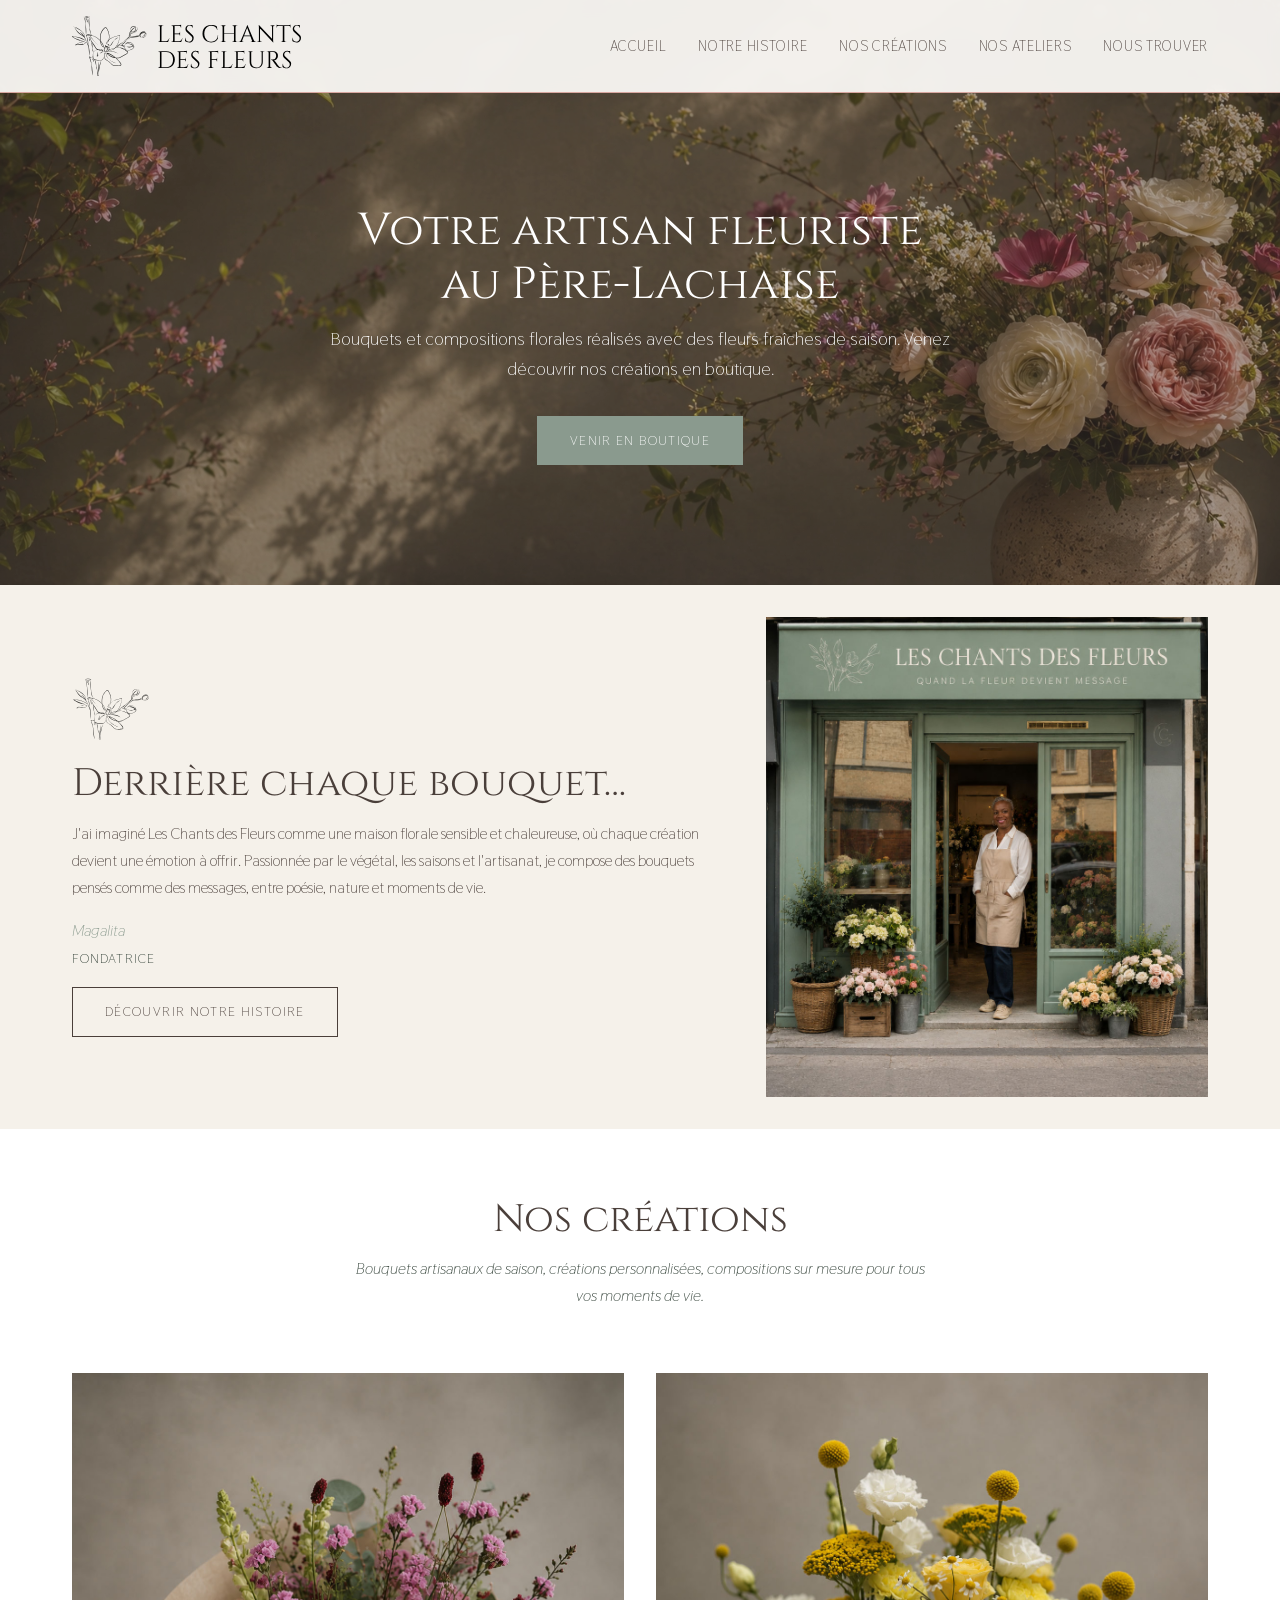
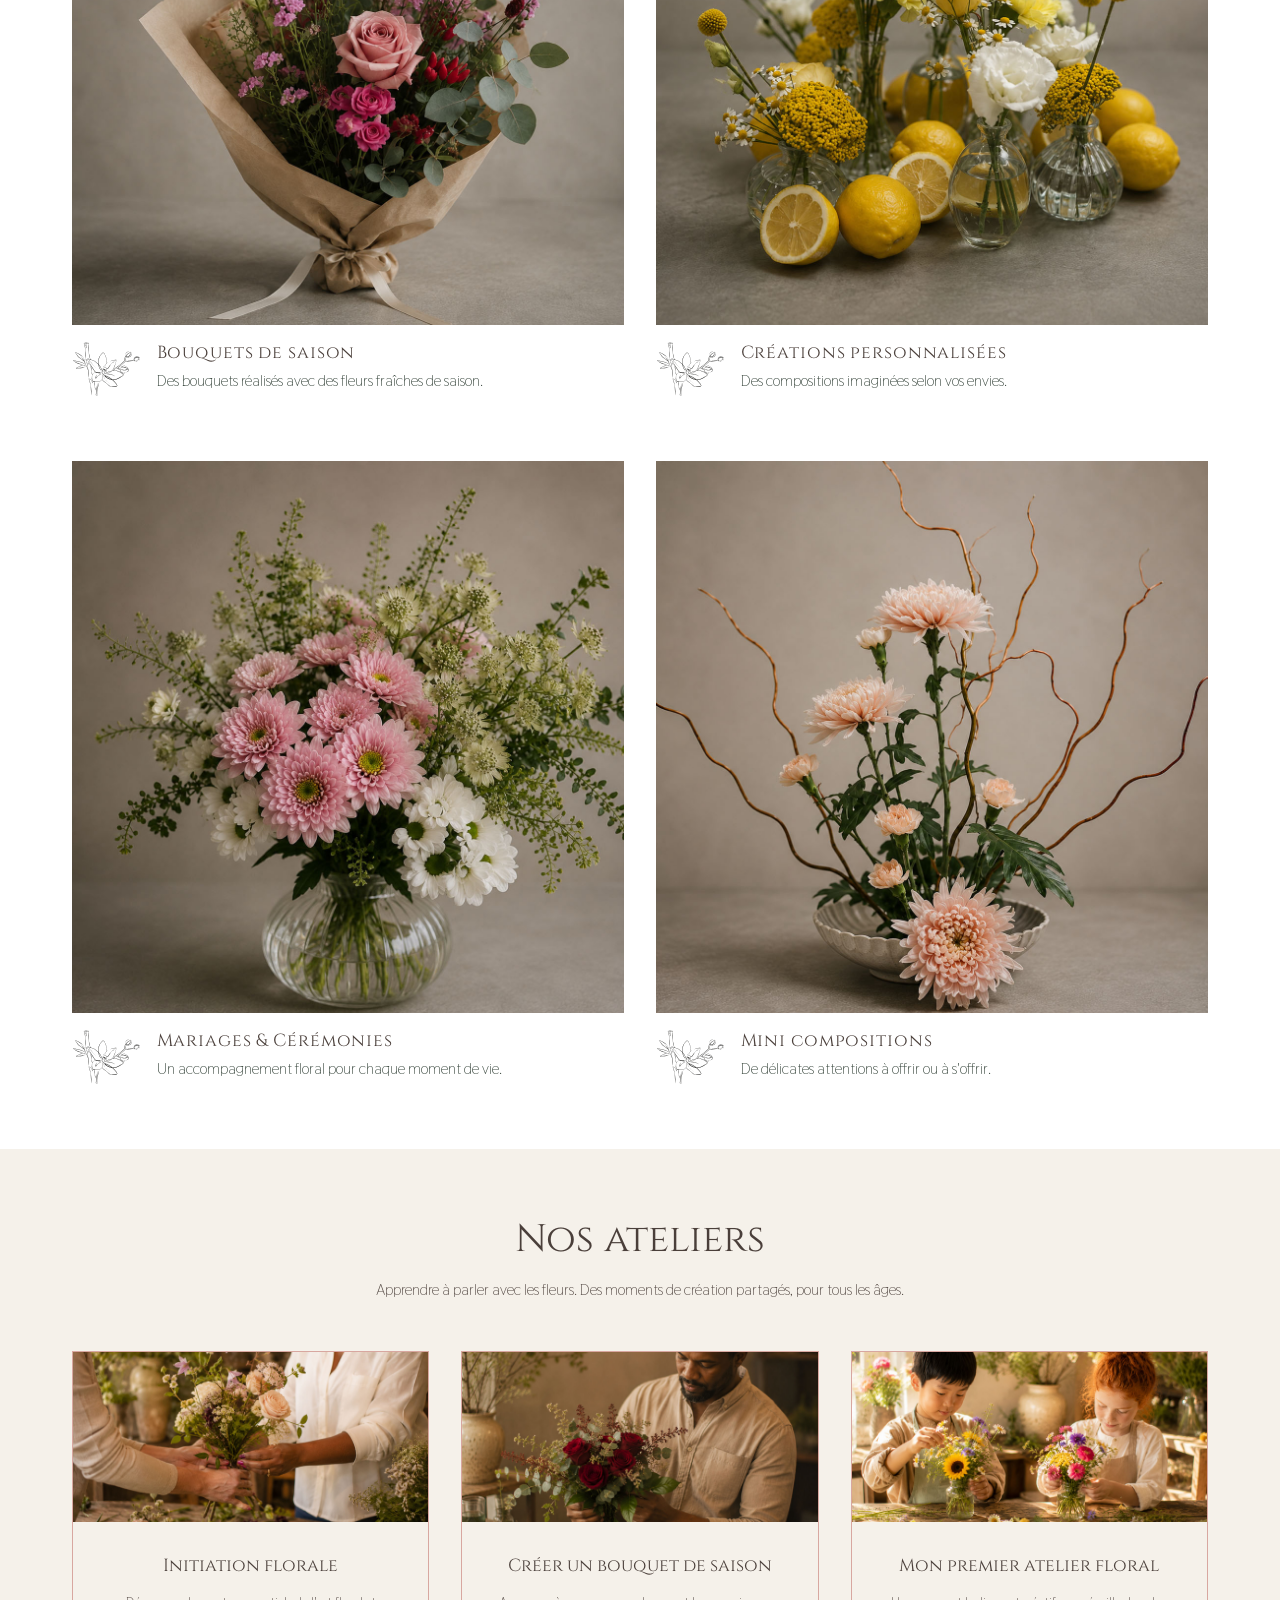
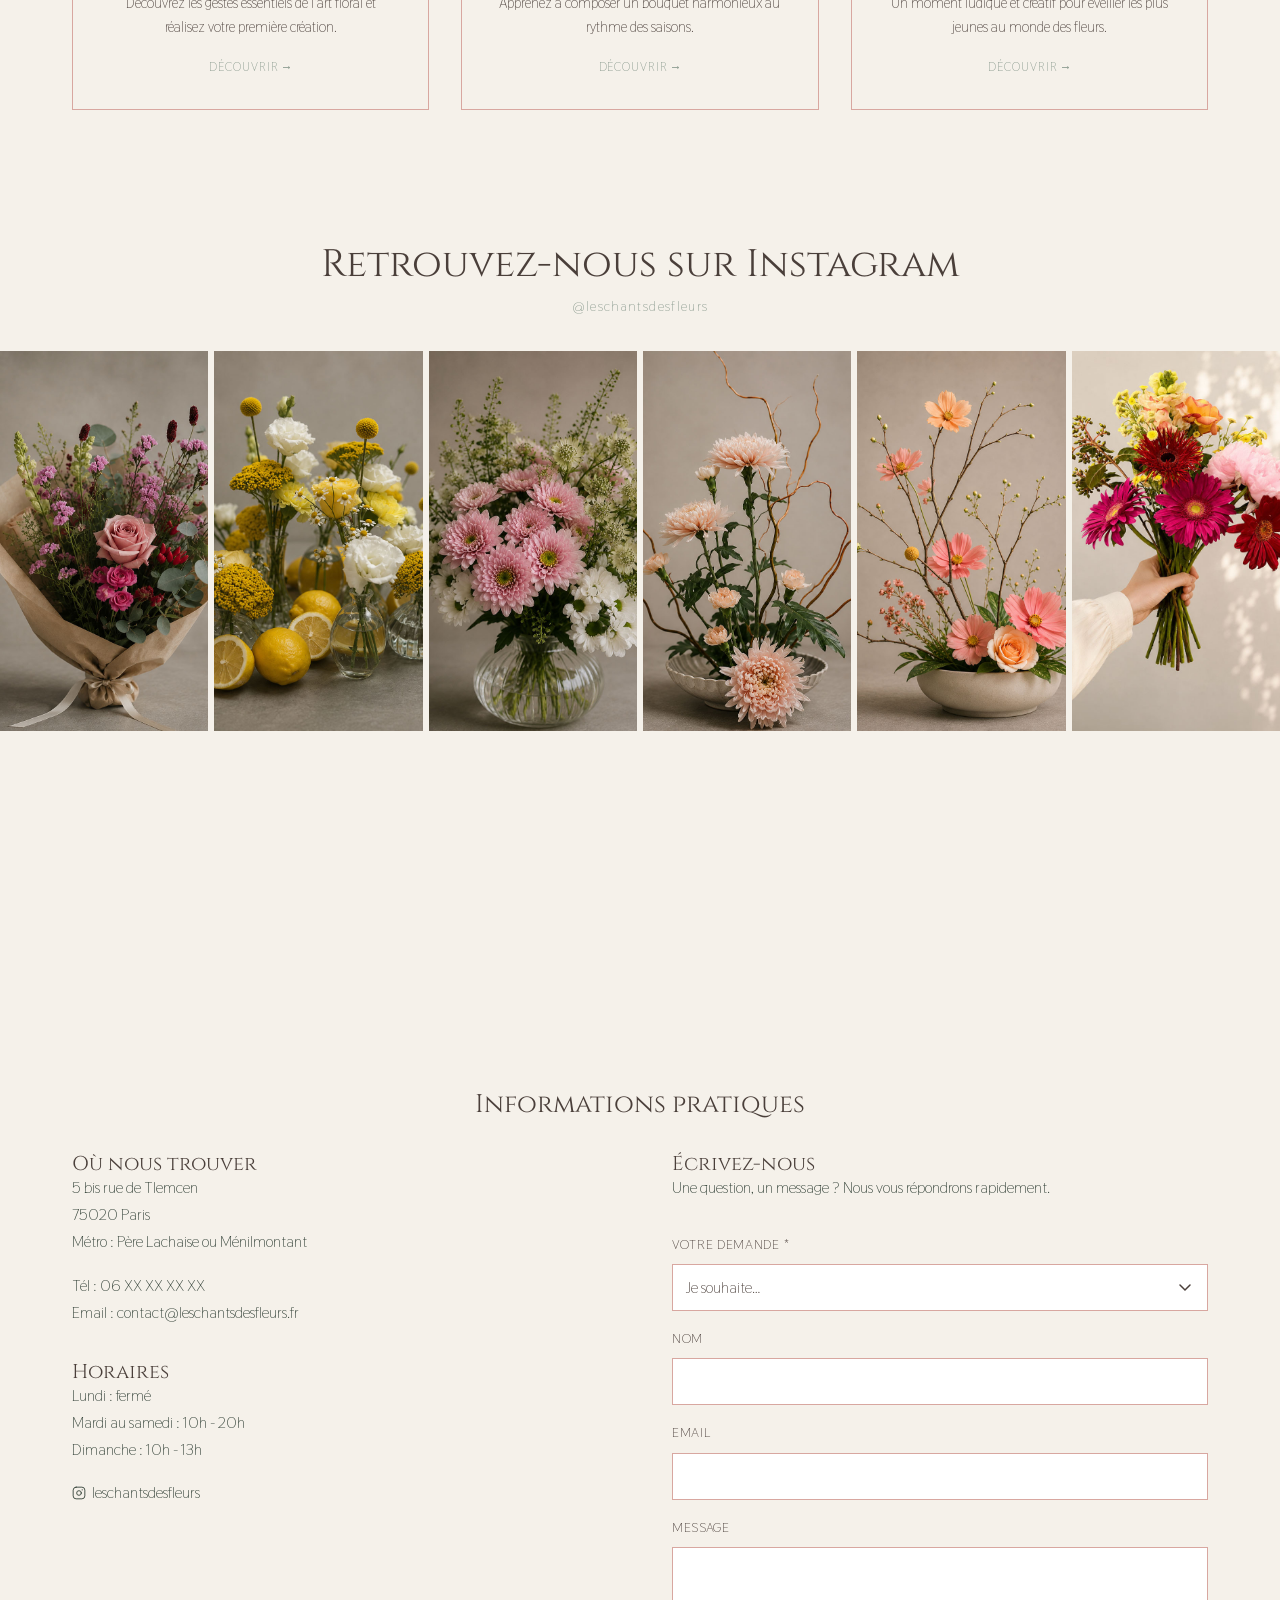
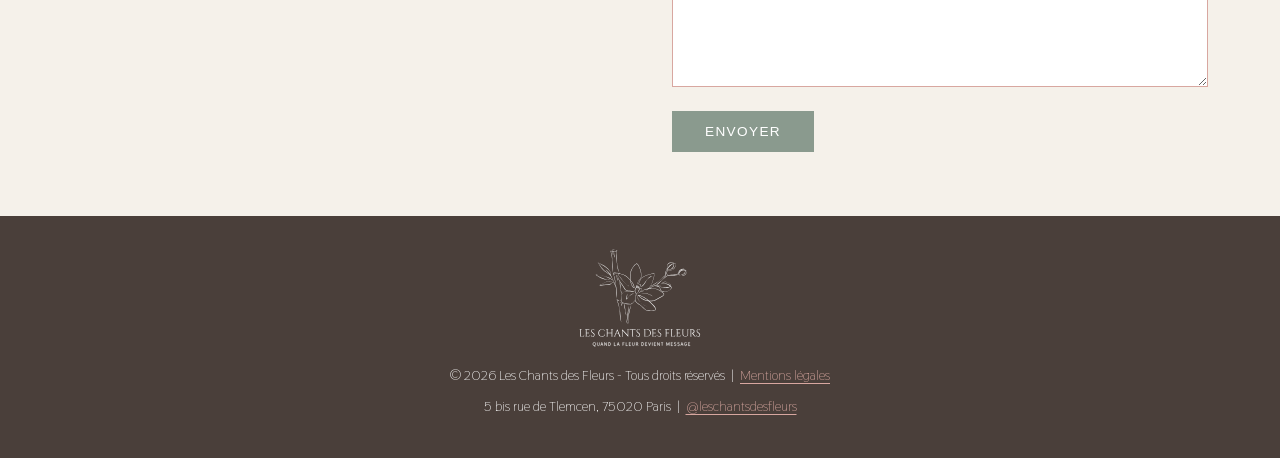
<file: index.html>
<!DOCTYPE html>
<html lang="fr">
<head>
  <meta charset="UTF-8" />
  <meta name="viewport" content="width=device-width, initial-scale=1.0" />
  <meta name="description" content="Fleuriste artisanale au Père-Lachaise, Paris 20e. Bouquets et compositions de fleurs fraîches de saison, créations personnalisées, ateliers floraux." />
  <title>Les Chants des Fleurs — Fleuriste artisanale Paris 20e, Père-Lachaise</title>

  <!-- Open Graph -->
  <meta property="og:type" content="website" />
  <meta property="og:site_name" content="Les Chants des Fleurs" />
  <meta property="og:locale" content="fr_FR" />
  <meta property="og:title" content="Les Chants des Fleurs — Fleuriste artisanale Paris 20e" />
  <meta property="og:description" content="Fleuriste artisanale au Père-Lachaise, Paris 20e. Bouquets et compositions de fleurs fraîches de saison, créations personnalisées, ateliers floraux." />
  <meta property="og:url" content="https://leschantsdesfleurs.fr/" />
  <meta property="og:image" content="https://leschantsdesfleurs.fr/assets/images/hero/hero2.jpg" />

  <!-- Schema.org LocalBusiness -->
  <script type="application/ld+json">
  {
    "@context": "https://schema.org",
    "@type": "Florist",
    "name": "Les Chants des Fleurs",
    "description": "Fleuriste artisanale au Père-Lachaise, Paris 20e. Bouquets et compositions florales de saison, créations personnalisées, ateliers floraux.",
    "url": "https://leschantsdesfleurs.fr",
    "address": {
      "@type": "PostalAddress",
      "streetAddress": "5 bis rue de Tlemcen",
      "addressLocality": "Paris",
      "postalCode": "75020",
      "addressCountry": "FR"
    },
    "geo": {
      "@type": "GeoCoordinates",
      "latitude": 48.8665,
      "longitude": 2.3873
    },
    "openingHoursSpecification": [
      {
        "@type": "OpeningHoursSpecification",
        "dayOfWeek": ["Tuesday", "Wednesday", "Thursday", "Friday", "Saturday"],
        "opens": "10:00",
        "closes": "20:00"
      },
      {
        "@type": "OpeningHoursSpecification",
        "dayOfWeek": ["Sunday"],
        "opens": "10:00",
        "closes": "13:00"
      }
    ],
    "priceRange": "€€",
    "image": "https://leschantsdesfleurs.fr/assets/images/hero/hero2.jpg",
    "sameAs": ["https://www.instagram.com/leschantsdesfleurs"]
  }
  </script>

  <!-- Favicon -->
  <link rel="icon" type="image/svg+xml" href="assets/images/logo/logo-dessin.svg" />
  <link rel="icon" type="image/png" sizes="32x32" href="assets/images/logo/favicon-32x32.png" />

  <!-- Polices chargées en local via assets/css/style.css -->
  <link rel="stylesheet" href="assets/css/style.css" />
</head>
<body>

  <!-- Navigation -->
  <nav class="nav">
    <div class="nav__inner">
      <a href="index.html" class="nav__logo">
        <img src="assets/images/logo/logo-header.svg" alt="Les Chants des Fleurs" class="nav__logo-img" />
      </a>
      <button class="nav__burger" aria-label="Menu" aria-expanded="false">
        <span></span><span></span><span></span>
      </button>
      <ul class="nav__links">
        <li><a href="index.html">Accueil</a></li>
        <li><a href="pages/boutique.html">Notre histoire</a></li>
        <li><a href="pages/nos-creations.html">Nos créations</a></li>
        <li><a href="pages/ateliers.html">Nos ateliers</a></li>
        <li><a href="#plan">Nous trouver</a></li>
      </ul>
    </div>
  </nav>

  <!-- Hero -->
  <section id="accueil" class="hero">
    <div class="hero__content">
      <h1 class="hero__title">Votre artisan fleuriste<br>au Père-Lachaise</h1>
      <p class="hero__subtitle">Bouquets et compositions florales réalisés avec des fleurs fraîches de saison. Venez découvrir nos créations en boutique.</p>
      <a href="#plan" class="btn btn--primary">Venir en boutique</a>
    </div>
  </section>

  <!-- La maison florale -->
  <section id="boutique">
    <div class="container">
      <div class="boutique__grid">
        <div class="boutique__texte">
          <img src="assets/images/logo/logo-dessin.svg" alt="" class="boutique__ornement" />
          <h2>Derrière chaque bouquet…</h2>
          <p>J'ai imaginé Les Chants des Fleurs comme une maison florale sensible et chaleureuse, où chaque création devient une émotion à offrir. Passionnée par le végétal, les saisons et l'artisanat, je compose des bouquets pensés comme des messages, entre poésie, nature et moments de vie.</p>
          <p class="boutique__signature boutique__signature--body">Magalita<br /><span>Fondatrice</span></p>
          <a href="pages/boutique.html" class="btn btn--outline">Découvrir notre histoire</a>
        </div>
        <div class="boutique__photo">
          <img loading="lazy" src="assets/images/produits/fondatrice2.jpg" alt="Magalita Bonhomme Nguyen, fondatrice des Chants des Fleurs" />
        </div>
      </div>
    </div>
  </section>

  <!-- Nos créations -->
  <section id="creations" class="section--creations">
    <div class="container">
      <div class="creations__header">
        <h2>Nos créations</h2>
        <p class="creations__intro">Bouquets artisanaux de saison, créations personnalisées, compositions sur mesure pour tous vos moments de vie.</p>
      </div>

      <div class="creations__grid">
        <a href="pages/nos-creations.html#bouquets" class="creation-thumb">
          <figure class="creation-thumb__figure">
            <img loading="lazy" src="assets/images/produits/Bouquet_LCDF_1ok.jpg" alt="Bouquets de saison" />
          </figure>
          <div class="creation-thumb__label">
            <img src="assets/images/logo/logo-dessin.svg" alt="" class="creation-thumb__ornement" />
            <div class="creation-thumb__text">
              <h3>Bouquets de saison</h3>
              <p class="creation-thumb__desc">Des bouquets réalisés avec des fleurs fraîches de saison.</p>
            </div>
          </div>
        </a>
        <a href="pages/nos-creations.html#personnalisees" class="creation-thumb">
          <figure class="creation-thumb__figure">
            <img loading="lazy" src="assets/images/produits/Bouquet_LCDF_2ok.jpg" alt="Créations personnalisées" />
          </figure>
          <div class="creation-thumb__label">
            <img src="assets/images/logo/logo-dessin.svg" alt="" class="creation-thumb__ornement" />
            <div class="creation-thumb__text">
              <h3>Créations personnalisées</h3>
              <p class="creation-thumb__desc">Des compositions imaginées selon vos envies.</p>
            </div>
          </div>
        </a>
        <a href="pages/nos-creations.html#mariages" class="creation-thumb">
          <figure class="creation-thumb__figure">
            <img loading="lazy" src="assets/images/produits/Bouquet_LCDF_3ok.jpg" alt="Mariages & Cérémonies" />
          </figure>
          <div class="creation-thumb__label">
            <img src="assets/images/logo/logo-dessin.svg" alt="" class="creation-thumb__ornement" />
            <div class="creation-thumb__text">
              <h3>Mariages & Cérémonies</h3>
              <p class="creation-thumb__desc">Un accompagnement floral pour chaque moment de vie.</p>
            </div>
          </div>
        </a>
        <a href="pages/nos-creations.html#mini" class="creation-thumb">
          <figure class="creation-thumb__figure">
            <img loading="lazy" src="assets/images/produits/Bouquet_LCDF_4ok.jpg" alt="Mini compositions" />
          </figure>
          <div class="creation-thumb__label">
            <img src="assets/images/logo/logo-dessin.svg" alt="" class="creation-thumb__ornement" />
            <div class="creation-thumb__text">
              <h3>Mini compositions</h3>
              <p class="creation-thumb__desc">De délicates attentions à offrir ou à s'offrir.</p>
            </div>
          </div>
        </a>
      </div>
    </div>
  </section>

  <!-- Ateliers -->
  <section id="ateliers">
    <div class="container">
      <div class="intro" style="margin-bottom: 3rem;">
        <h2>Nos ateliers</h2>
        <p>Apprendre à parler avec les fleurs. Des moments de création partagés, pour tous les âges.</p>
      </div>
      <div class="grid grid--3">
        <a href="pages/ateliers.html#initiation" class="atelier-card">
          <div class="atelier-card__image atelier-card__image--large">
            <img loading="lazy" src="assets/images/produits/Atelier_initiation.jpg" alt="Initiation florale" />
          </div>
          <h3>Initiation florale</h3>
          <p>Découvrez les gestes essentiels de l'art floral et réalisez votre première création.</p>
          <span class="atelier-card__cta">Découvrir →</span>
        </a>
        <a href="pages/ateliers.html#bouquet" class="atelier-card">
          <div class="atelier-card__image atelier-card__image--serree">
            <img loading="lazy" src="assets/images/produits/Atelier_message.jpg" alt="Créer un bouquet de saison" />
          </div>
          <h3>Créer un bouquet de saison</h3>
          <p>Apprenez à composer un bouquet harmonieux au rythme des saisons.</p>
          <span class="atelier-card__cta">Découvrir →</span>
        </a>
        <a href="pages/ateliers.html#enfants" class="atelier-card">
          <div class="atelier-card__image atelier-card__image--decentree">
            <img loading="lazy" src="assets/images/produits/Atelier_enfants.jpg" alt="Mon premier atelier floral" />
          </div>
          <h3>Mon premier atelier floral</h3>
          <p>Un moment ludique et créatif pour éveiller les plus jeunes au monde des fleurs.</p>
          <span class="atelier-card__cta">Découvrir →</span>
        </a>
      </div>
    </div>
  </section>

  <!-- Social Wall -->
  <section id="instagram" class="section--instagram">
    <div class="instagram__header">
      <h2>Retrouvez-nous sur Instagram</h2>
      <a href="https://instagram.com/leschantsdesfleurs" target="_blank" rel="noopener" class="instagram__handle">@leschantsdesfleurs</a>
    </div>
    <div class="instagram__wall">
      <div class="instagram__post">
        <img loading="lazy" src="assets/images/produits/Bouquet_LCDF_1ok.jpg" alt="" />
      </div>
      <div class="instagram__post">
        <img loading="lazy" src="assets/images/produits/Bouquet_LCDF_2ok.jpg" alt="" />
      </div>
      <div class="instagram__post">
        <img loading="lazy" src="assets/images/produits/Bouquet_LCDF_3ok.jpg" alt="" />
      </div>
      <div class="instagram__post">
        <img loading="lazy" src="assets/images/produits/Bouquet_LCDF_4ok.jpg" alt="" />
      </div>
      <div class="instagram__post">
        <img loading="lazy" src="assets/images/produits/Bouquet_LCDF_5ok.jpg" alt="" />
      </div>
      <div class="instagram__post">
        <img loading="lazy" src="assets/images/produits/Douceur du matin.jpg" alt="" />
      </div>
    </div>
  </section>

  <!-- Plan -->
  <section id="plan" class="section--map">
    <iframe
      src="https://maps.google.com/maps?q=5+bis+rue+de+Tlemcen,75020+Paris,France&t=&z=17&ie=UTF8&iwloc=&hl=fr&output=embed"
      width="100%"
      height="260"
      style="border:0; display:block;"
      allowfullscreen=""
      loading="lazy"
      referrerpolicy="no-referrer-when-downgrade"
      title="Les Chants des Fleurs — 5 bis rue de Tlemcen, 75020 Paris">
    </iframe>
  </section>

  <!-- Informations pratiques -->
  <section id="contact">
    <div class="container">
      <div class="intro" style="margin-bottom: 2rem;">
        <h2>Informations pratiques</h2>
      </div>
      <div class="contact__grid">
        <div class="contact__info">
          <h3>Où nous trouver</h3>
          <p>
            5 bis rue de Tlemcen<br />
            75020 Paris<br />
            Métro : Père Lachaise ou Ménilmontant
          </p>
          <p>
            Tél : 06 XX XX XX XX<br />
            Email : contact@leschantsdesfleurs.fr
          </p>
          <h3 style="margin-top: var(--spacing-l);">Horaires</h3>
          <p>
            Lundi : fermé<br />
            Mardi au samedi : 10h - 20h<br />
            Dimanche : 10h - 13h
          </p>
          <p>
            <a href="https://instagram.com/leschantsdesfleurs" target="_blank" rel="noopener" class="instagram__link">
              <svg xmlns="http://www.w3.org/2000/svg" width="14" height="14" viewBox="0 0 24 24" fill="none" stroke="currentColor" stroke-width="1.5" stroke-linecap="round" stroke-linejoin="round" aria-hidden="true">
                <rect x="2" y="2" width="20" height="20" rx="5" ry="5"/>
                <circle cx="12" cy="12" r="4"/>
                <circle cx="17.5" cy="6.5" r="1" fill="currentColor" stroke="none"/>
              </svg>leschantsdesfleurs
            </a>
          </p>
        </div>

        <div id="ecrivez-nous">
          <h3>Écrivez-nous</h3>
          <p style="margin-bottom: var(--spacing-l); color: var(--color-text-light);">Une question, un message ? Nous vous répondrons rapidement.</p>
          <form class="contact-form" name="contact" data-netlify="true" netlify-honeypot="bot-field">
            <input type="hidden" name="form-name" value="contact" />
            <p hidden><input name="bot-field" /></p>
            <div class="form__group">
              <label for="demande-home">Votre demande <span aria-hidden="true">*</span></label>
              <select id="demande-home" name="demande" required>
                <option value="" disabled selected>Je souhaite…</option>
                <option value="renseignement">Obtenir un renseignement</option>
                <option value="bouquet">Poser une question sur un bouquet</option>
                <option value="ateliers">En savoir plus sur les ateliers</option>
                <option value="autre">Autre</option>
              </select>
            </div>
            <div class="form__group">
              <label for="nom-home">Nom</label>
              <input type="text" id="nom-home" name="nom" required />
            </div>
            <div class="form__group">
              <label for="email-home">Email</label>
              <input type="email" id="email-home" name="email" required />
            </div>
            <div class="form__group">
              <label for="message-home">Message</label>
              <textarea id="message-home" name="message" required></textarea>
            </div>
            <button type="submit" class="btn btn--primary">Envoyer</button>
            <div id="contact-success" style="display:none; padding: var(--spacing-m) var(--spacing-l); background: #EAF0EA; border-left: 3px solid var(--color-secondary); margin-top: var(--spacing-m); color: var(--color-text);">
              Merci pour votre message ! Nous vous répondrons rapidement.
            </div>
          </form>
        </div>
      </div>
    </div>
  </section>

  <!-- Footer -->
  <footer class="footer">
    <img src="assets/images/logo/logo-blanc.svg" alt="Les Chants des Fleurs" class="footer__logo" />
    <p>&copy; 2026 Les Chants des Fleurs - Tous droits réservés &nbsp;|&nbsp; <a href="pages/mentions-legales.html">Mentions légales</a></p>
    <p>5 bis rue de Tlemcen, 75020 Paris &nbsp;|&nbsp; <a href="https://instagram.com/leschantsdesfleurs" target="_blank" rel="noopener">@leschantsdesfleurs</a></p>
  </footer>

  <script src="assets/js/main.js"></script>
  <script>
    const params = new URLSearchParams(window.location.search);
    const demande = params.get('demande');
    if (demande) {
      const select = document.getElementById('demande-home');
      if (select) select.value = demande;
    }
  </script>
</body>
</html>
</file>
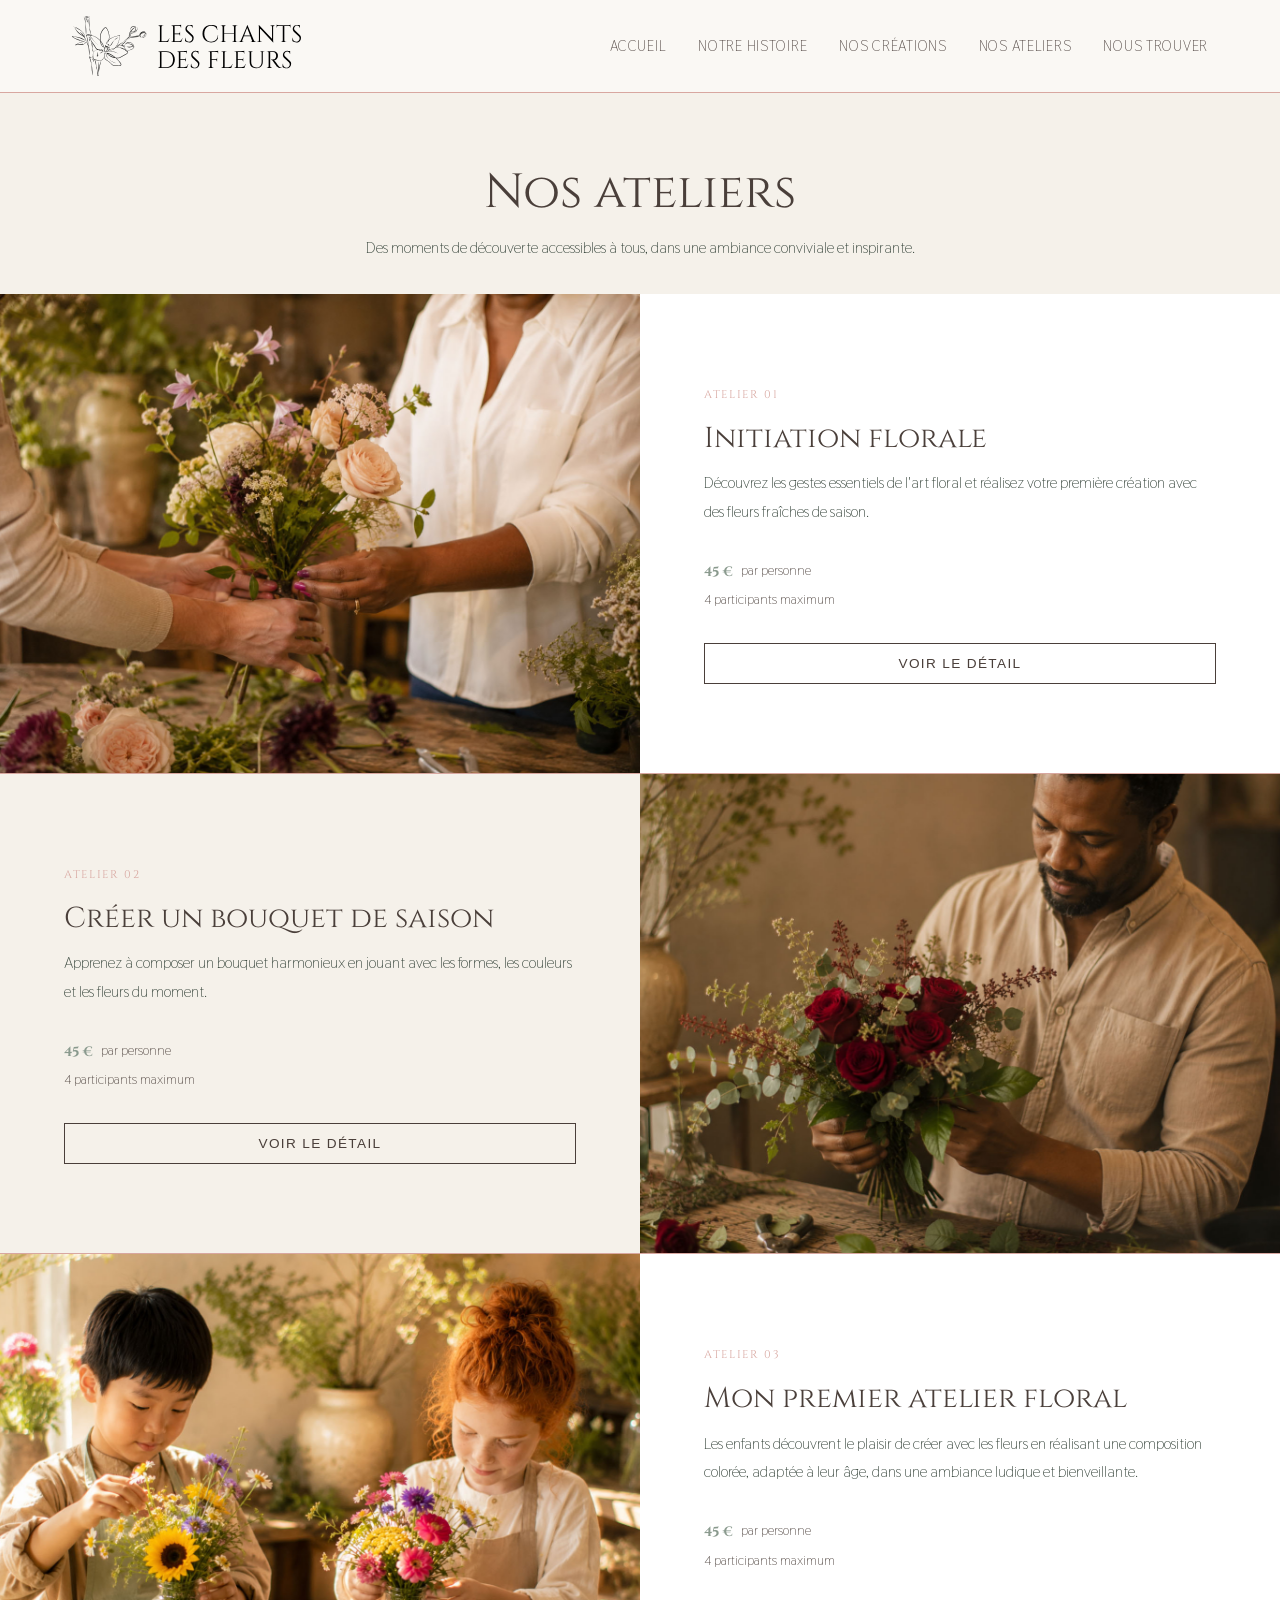
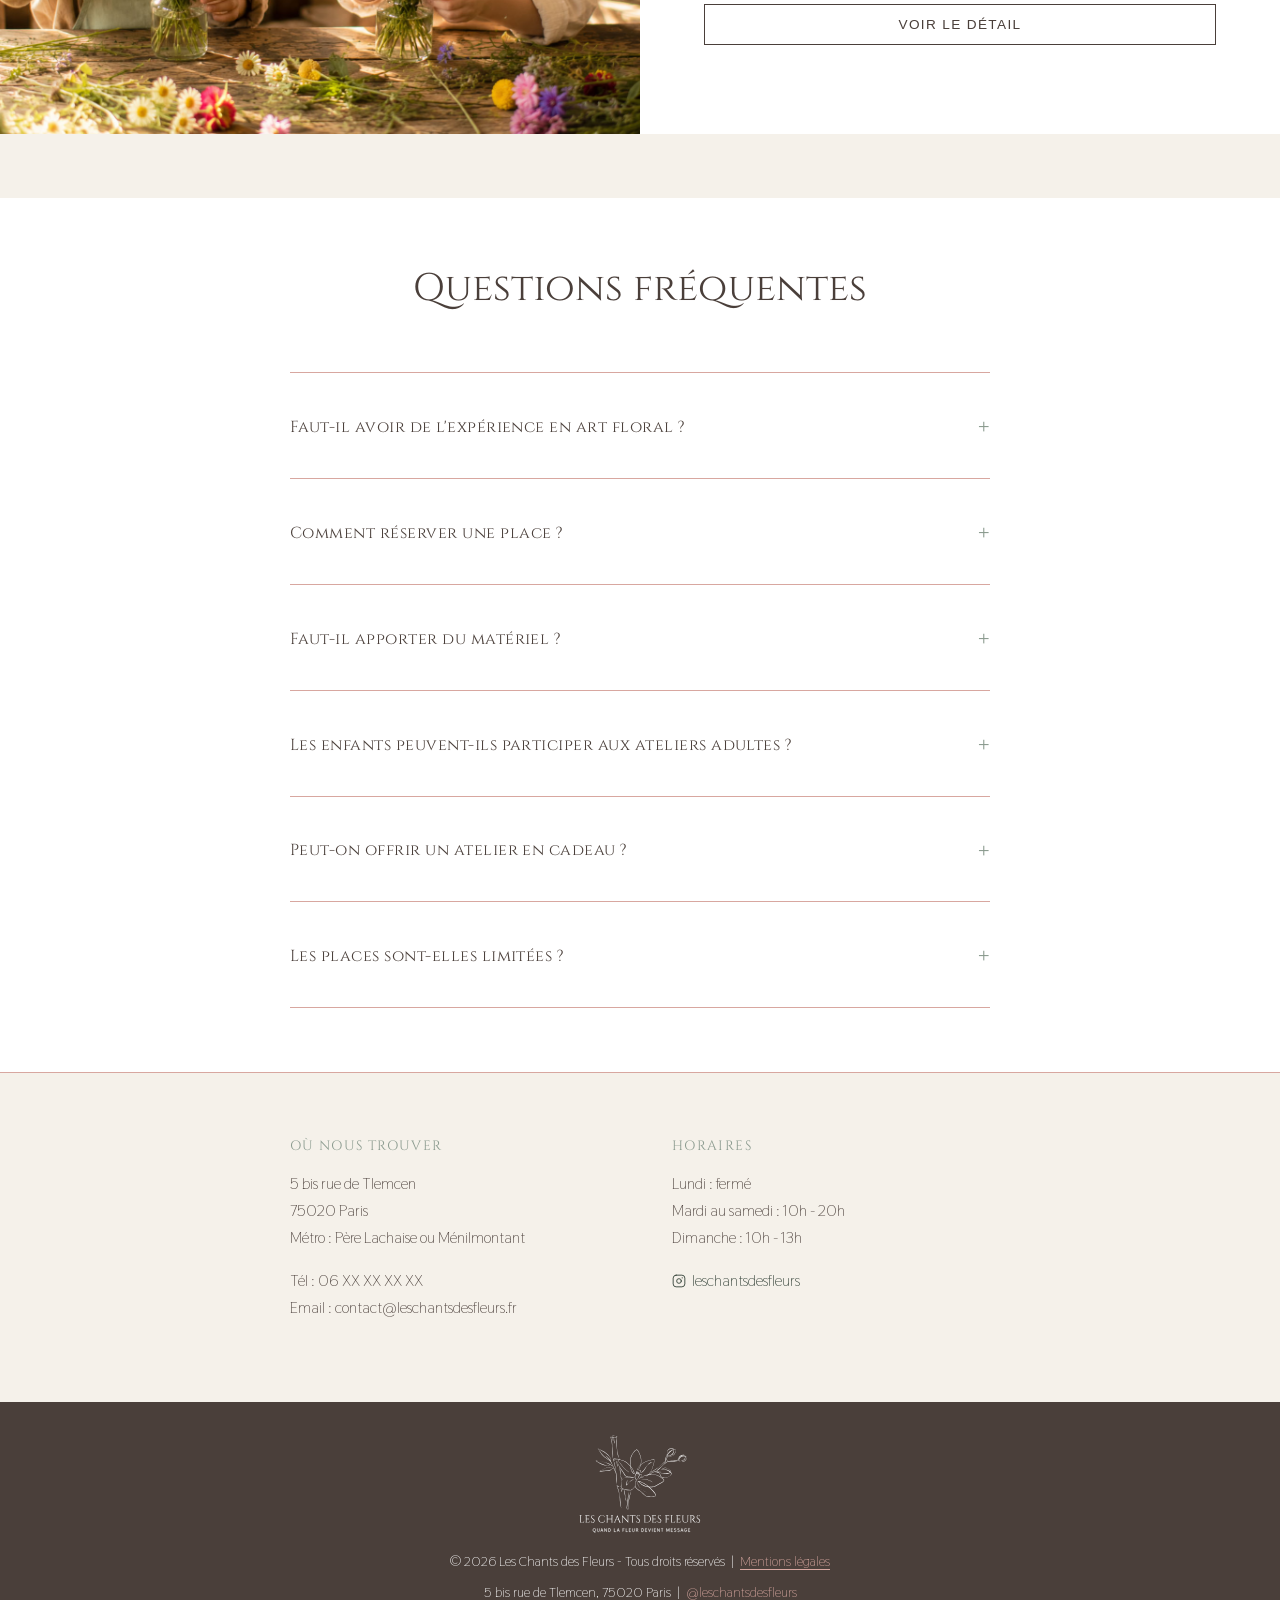
<file: pages/ateliers.html>
<!DOCTYPE html>
<html lang="fr">
<head>
  <meta charset="UTF-8" />
  <meta name="viewport" content="width=device-width, initial-scale=1.0" />
  <meta name="description" content="Ateliers floraux à Paris 20e : initiation florale, bouquet de saison, premier atelier enfants. Groupes de 4 participants maximum. Réservation sur demande." />
  <title>Ateliers floraux Paris 20e — Les Chants des Fleurs</title>

  <!-- Open Graph -->
  <meta property="og:type" content="website" />
  <meta property="og:site_name" content="Les Chants des Fleurs" />
  <meta property="og:locale" content="fr_FR" />
  <meta property="og:title" content="Ateliers floraux Paris 20e — Les Chants des Fleurs" />
  <meta property="og:description" content="Ateliers floraux à Paris 20e : initiation florale, bouquet de saison, premier atelier enfants. Groupes de 4 participants maximum." />
  <meta property="og:url" content="https://leschantsdesfleurs.fr/pages/ateliers.html" />
  <meta property="og:image" content="https://leschantsdesfleurs.fr/assets/images/produits/Atelier_initiation.jpg" />

  <link rel="icon" type="image/svg+xml" href="../assets/images/logo/logo-dessin.svg" />
  <link rel="icon" type="image/png" sizes="32x32" href="../assets/images/logo/favicon-32x32.png" />
  <link rel="stylesheet" href="../assets/css/style.css" />
  <style>
    /* ================================================
       Page ateliers — styles spécifiques
       ================================================ */

    .page-hero {
      padding: calc(var(--spacing-xl) * 2 + var(--spacing-l)) 0 var(--spacing-m);
      text-align: center;
      background: var(--color-bg);
    }

    .page-hero__ornement {
      height: 56px;
      width: auto;
      opacity: 0.3;
      margin: 0 auto var(--spacing-m);
      display: block;
    }

    .page-hero__titre {
      font-size: clamp(1.8rem, 4vw, 3rem);
      color: var(--color-primary);
      margin-bottom: var(--spacing-m);
    }

    .page-hero__sous-titre {
      color: var(--color-text-light);
      max-width: 680px;
      margin: 0 auto;
      font-size: 1rem;
      line-height: 1.8;
    }

    /* ================================================
       Blocs ateliers empilés
       ================================================ */
    .ateliers-liste {
      padding: var(--spacing-m) 0 var(--spacing-xl);
    }

    .atelier-bloc {
      display: grid;
      grid-template-columns: 1fr 1fr;
      min-height: 480px;
      border-bottom: 1px solid var(--color-accent);
      scroll-margin-top: 90px;
    }

    .atelier-bloc:last-child {
      border-bottom: none;
    }

    /* Photo à gauche pour les blocs impairs */
    .atelier-bloc:nth-child(odd) .atelier-bloc__photo {
      order: 0;
    }
    .atelier-bloc:nth-child(odd) .atelier-bloc__contenu {
      order: 1;
    }

    /* Photo à droite pour les blocs pairs */
    .atelier-bloc:nth-child(even) .atelier-bloc__photo {
      order: 1;
    }
    .atelier-bloc:nth-child(even) .atelier-bloc__contenu {
      order: 0;
    }

    .atelier-bloc__photo {
      overflow: hidden;
    }

    .atelier-bloc__photo img {
      width: 100%;
      height: 100%;
      object-fit: cover;
      object-position: center;
      display: block;
      transition: transform 0.6s ease;
    }

    .atelier-bloc:hover .atelier-bloc__photo img {
      transform: scale(1.03);
    }

    .atelier-bloc__contenu {
      display: flex;
      flex-direction: column;
      justify-content: center;
      padding: var(--spacing-xl);
      background: white;
    }

    .atelier-bloc:nth-child(even) .atelier-bloc__contenu {
      background: var(--color-bg);
    }

    .atelier-bloc__numero {
      font-family: var(--font-title);
      font-size: 0.7rem;
      letter-spacing: 0.15em;
      text-transform: uppercase;
      color: var(--color-accent);
      margin-bottom: var(--spacing-m);
    }

    .atelier-bloc__titre {
      font-size: clamp(1.3rem, 2.5vw, 1.8rem);
      color: var(--color-primary);
      margin-bottom: var(--spacing-m);
    }

    .atelier-bloc__texte {
      color: var(--color-text-light);
      line-height: 1.8;
      margin-bottom: var(--spacing-l);
    }

    .atelier-bloc__meta {
      display: flex;
      flex-direction: column;
      gap: 0.4rem;
      margin-bottom: var(--spacing-l);
    }

    .atelier-bloc__meta span {
      font-size: 0.85rem;
      color: var(--color-text);
      display: flex;
      align-items: center;
      gap: 0.5rem;
    }

    .atelier-bloc__meta strong {
      font-family: var(--font-title);
      color: var(--color-secondary);
    }

    /* ================================================
       Lightbox ateliers
       ================================================ */
    .lightbox {
      display: none;
      position: fixed;
      inset: 0;
      z-index: 200;
      background: rgba(74, 63, 58, 0.75);
      backdrop-filter: blur(4px);
      align-items: center;
      justify-content: center;
      padding: var(--spacing-l);
    }

    .lightbox--visible {
      display: flex;
    }

    .lightbox__inner {
      background: white;
      max-width: 860px;
      width: 100%;
      display: grid;
      grid-template-columns: 1fr 1fr;
      position: relative;
      max-height: 90vh;
      overflow: hidden;
    }

    .lightbox__close {
      position: absolute;
      top: var(--spacing-m);
      right: var(--spacing-m);
      background: rgba(255, 255, 255, 0.88);
      border: none;
      border-radius: 50%;
      font-size: 1.3rem;
      color: var(--color-primary);
      cursor: pointer;
      z-index: 10;
      line-height: 1;
      transition: background 0.2s, color 0.2s;
      width: 2rem;
      height: 2rem;
      display: flex;
      align-items: center;
      justify-content: center;
      padding: 0;
    }

    .lightbox__close:hover {
      background: rgba(255, 255, 255, 1);
      color: var(--color-primary);
    }

    .lightbox__image-wrap {
      overflow: hidden;
    }

    .lightbox__image-wrap img {
      width: 100%;
      height: 100%;
      object-fit: cover;
      object-position: center;
      display: block;
    }

    #lb-enfants .lightbox__image-wrap img {
      object-position: left center;
    }

    .lightbox__details {
      padding: var(--spacing-xl) var(--spacing-l);
      display: flex;
      flex-direction: column;
      gap: var(--spacing-m);
      overflow-y: auto;
    }

    .lightbox__ornement {
      height: 40px;
      width: auto;
      opacity: 0.25;
    }

    .lightbox__nom {
      font-family: var(--font-title);
      font-size: 1.4rem;
      font-weight: 400;
      color: var(--color-primary);
      margin: 0;
    }

    .lightbox__desc {
      color: var(--color-text);
      font-size: 0.95rem;
      margin: 0;
      line-height: 1.8;
    }

    .lightbox__infos {
      display: flex;
      flex-direction: column;
      gap: 0.4rem;
      padding: var(--spacing-m) 0;
      border-top: 1px solid var(--color-accent);
      border-bottom: 1px solid var(--color-accent);
    }

    .lightbox__infos span {
      font-size: 0.88rem;
      color: var(--color-text);
    }

    .lightbox__infos strong {
      font-family: var(--font-title);
      color: var(--color-secondary);
    }

    .lightbox__mention {
      font-size: 0.78rem;
      color: var(--color-text-light);
      font-style: italic;
      line-height: 1.6;
      margin: 0;
    }

    /* ================================================
       Liste "Vous repartirez avec" dans lightbox
       ================================================ */
    .lightbox__liste {
      list-style: none;
      padding: 0;
      margin: 0;
      display: flex;
      flex-direction: column;
      gap: 0.4rem;
    }

    .lightbox__liste li {
      font-size: 0.9rem;
      color: var(--color-text);
      padding-left: 1.2em;
      position: relative;
    }

    .lightbox__liste li::before {
      content: "—";
      position: absolute;
      left: 0;
      color: var(--color-accent-dark, var(--color-secondary));
    }

    /* ================================================
       Section infos pratiques (ateliers)
       ================================================ */
    .section--infos-pratiques {
      background: var(--color-bg);
      padding: var(--spacing-xl) 0;
      border-top: 1px solid var(--color-accent);
    }

    .infos-pratiques__grid {
      display: grid;
      grid-template-columns: 1fr 1fr;
      gap: var(--spacing-xl);
      max-width: 700px;
      margin: 0 auto;
    }

    .infos-pratiques__grid h3 {
      font-family: var(--font-title);
      font-size: 0.85rem;
      letter-spacing: 0.1em;
      text-transform: uppercase;
      color: var(--color-secondary);
      margin-bottom: var(--spacing-m);
    }

    /* ================================================
       Section formulaire ateliers
       ================================================ */
    .section--form-ateliers {
      padding: var(--spacing-xl) 0;
      background: white;
      border-top: 1px solid var(--color-accent);
    }

    select {
      width: 100%;
      padding: 0.75rem 1rem;
      border: 1px solid var(--color-accent);
      background: white;
      font-family: var(--font-body);
      font-size: 0.95rem;
      color: var(--color-text);
      appearance: none;
      background-image: url("data:image/svg+xml,%3Csvg xmlns='http://www.w3.org/2000/svg' width='12' height='8' viewBox='0 0 12 8'%3E%3Cpath d='M1 1l5 5 5-5' stroke='%234A3F3A' stroke-width='1.5' fill='none' stroke-linecap='round'/%3E%3C/svg%3E");
      background-repeat: no-repeat;
      background-position: right 1rem center;
    }

    @media (max-width: 768px) {
      .page-hero {
        padding: calc(var(--spacing-l) + 70px) 0 var(--spacing-s);
      }

      .infos-pratiques__grid {
        grid-template-columns: 1fr;
        gap: var(--spacing-l);
        text-align: center;
      }
    }

    /* ================================================
       CTA fin de page (conservé pour compatibilité éventuelle)
       ================================================ */
    .section--cta-ateliers {
      background: var(--color-primary);
      padding: var(--spacing-xl) 0;
      text-align: center;
    }

    .section--cta-ateliers h2 {
      color: white;
      margin-bottom: var(--spacing-m);
    }

    .section--cta-ateliers p {
      color: rgba(255,255,255,0.75);
      max-width: 580px;
      margin: 0 auto var(--spacing-l);
      line-height: 1.8;
    }

    .btn--light {
      background: transparent;
      color: white;
      border-color: var(--color-accent);
    }

    .btn--light:hover {
      background: var(--color-accent);
      color: var(--color-primary);
    }

    /* ================================================
       Responsive
       ================================================ */
    @media (max-width: 768px) {
      .atelier-bloc {
        grid-template-columns: 1fr;
        min-height: auto;
      }

      .atelier-bloc__photo {
        order: 0 !important;
        height: 280px;
      }

      .atelier-bloc__contenu {
        order: 1 !important;
        padding: var(--spacing-l);
      }

      .lightbox__inner {
        grid-template-columns: 1fr;
        max-height: 90vh;
        overflow: hidden;
        display: flex;
        flex-direction: column;
      }

      .lightbox__image-wrap {
        height: 240px;
        flex-shrink: 0;
      }

      .lightbox__details {
        padding: var(--spacing-m) var(--spacing-l) var(--spacing-l);
        overflow-y: auto;
        flex: 1;
        background:
          linear-gradient(white 30%, rgba(255, 255, 255, 0)),
          linear-gradient(rgba(255, 255, 255, 0), white 70%) 0 100%;
        background-repeat: no-repeat;
        background-color: white;
        background-size: 100% 24px, 100% 48px;
        background-attachment: local, local;
      }
    }
  </style>
</head>
<body>

  <!-- Navigation -->
  <nav class="nav">
    <div class="nav__inner">
      <a href="../index.html" class="nav__logo">
        <img src="../assets/images/logo/logo-header.svg" alt="Les Chants des Fleurs" class="nav__logo-img" />
      </a>
      <button class="nav__burger" aria-label="Menu" aria-expanded="false">
        <span></span><span></span><span></span>
      </button>
      <ul class="nav__links">
        <li><a href="../index.html">Accueil</a></li>
        <li><a href="../pages/boutique.html">Notre histoire</a></li>
        <li><a href="../pages/nos-creations.html">Nos créations</a></li>
        <li><a href="../pages/ateliers.html">Nos ateliers</a></li>
        <li><a href="../index.html#plan">Nous trouver</a></li>
      </ul>
    </div>
  </nav>

  <!-- Hero -->
  <section class="page-hero">
    <div class="container">
      <h1 class="page-hero__titre">Nos ateliers</h1>
      <p class="page-hero__sous-titre">Des moments de découverte accessibles à tous, dans une ambiance conviviale et inspirante.</p>
    </div>
  </section>

  <!-- Blocs ateliers -->
  <div class="ateliers-liste">

    <!-- Atelier 1 — Initiation florale -->
    <article id="initiation" class="atelier-bloc">
      <div class="atelier-bloc__photo">
        <img loading="lazy" src="../assets/images/produits/Atelier_initiation.jpg" alt="Atelier initiation florale" />
      </div>
      <div class="atelier-bloc__contenu">
        <p class="atelier-bloc__numero">Atelier 01</p>
        <h2 class="atelier-bloc__titre">Initiation florale</h2>
        <p class="atelier-bloc__texte">Découvrez les gestes essentiels de l'art floral et réalisez votre première création avec des fleurs fraîches de saison.</p>
        <div class="atelier-bloc__meta">
          <span><strong>45 €</strong> par personne</span>
          <span>4 participants maximum</span>
        </div>
        <button class="btn btn--outline atelier-btn-zoom" data-lightbox="lb-initiation">Voir le détail</button>
      </div>
    </article>

    <!-- Atelier 2 — Créer un bouquet de saison -->
    <article id="bouquet" class="atelier-bloc">
      <div class="atelier-bloc__photo">
        <img loading="lazy" src="../assets/images/produits/Atelier_message.jpg" alt="Créer un bouquet de saison" />
      </div>
      <div class="atelier-bloc__contenu">
        <p class="atelier-bloc__numero">Atelier 02</p>
        <h2 class="atelier-bloc__titre">Créer un bouquet de saison</h2>
        <p class="atelier-bloc__texte">Apprenez à composer un bouquet harmonieux en jouant avec les formes, les couleurs et les fleurs du moment.</p>
        <div class="atelier-bloc__meta">
          <span><strong>45 €</strong> par personne</span>
          <span>4 participants maximum</span>
        </div>
        <button class="btn btn--outline atelier-btn-zoom" data-lightbox="lb-bouquet">Voir le détail</button>
      </div>
    </article>

    <!-- Atelier 3 — Mon premier atelier floral -->
    <article id="enfants" class="atelier-bloc">
      <div class="atelier-bloc__photo">
        <img loading="lazy" src="../assets/images/produits/Atelier_enfants.jpg" alt="Atelier enfants" />
      </div>
      <div class="atelier-bloc__contenu">
        <p class="atelier-bloc__numero">Atelier 03</p>
        <h2 class="atelier-bloc__titre">Mon premier atelier floral</h2>
        <p class="atelier-bloc__texte">Les enfants découvrent le plaisir de créer avec les fleurs en réalisant une composition colorée, adaptée à leur âge, dans une ambiance ludique et bienveillante.</p>
        <div class="atelier-bloc__meta">
          <span><strong>45 €</strong> par personne</span>
          <span>4 participants maximum</span>
        </div>
        <button class="btn btn--outline atelier-btn-zoom" data-lightbox="lb-enfants">Voir le détail</button>
      </div>
    </article>

  </div>

  <!-- FAQ -->
  <section class="section--faq">
    <div class="container">
      <div class="intro" style="margin-bottom: var(--spacing-xl);">
        <h2>Questions fréquentes</h2>
      </div>
      <div class="faq__liste">
        <details class="faq__item">
          <summary>Faut-il avoir de l'expérience en art floral ?</summary>
          <p class="faq__reponse">Non, nos ateliers sont accessibles à tous les niveaux. nous vous guiderons pas à pas, des gestes de base jusqu'à la réalisation finale. Venez simplement avec l'envie de créer.</p>
        </details>
        <details class="faq__item">
          <summary>Comment réserver une place ?</summary>
          <p class="faq__reponse">Cliquez sur "Connaître les prochaines dates" dans la fiche d'un atelier et remplissez le formulaire en bas de page. Nous vous contacterons rapidement pour confirmer votre place et vous communiquer les prochaines dates.</p>
        </details>
        <details class="faq__item">
          <summary>Faut-il apporter du matériel ?</summary>
          <p class="faq__reponse">Non, tout est fourni : fleurs fraîches de saison, feuillages, matériel de coupe et de liage. Venez les mains dans les poches et repartez avec votre création.</p>
        </details>
        <details class="faq__item">
          <summary>Les enfants peuvent-ils participer aux ateliers adultes ?</summary>
          <p class="faq__reponse">Les ateliers adultes sont recommandés à partir de 16 ans. Pour les plus jeunes, l'atelier "Mon premier atelier floral" est spécialement conçu pour eux dans une ambiance ludique et bienveillante.</p>
        </details>
        <details class="faq__item">
          <summary>Peut-on offrir un atelier en cadeau ?</summary>
          <p class="faq__reponse">Oui, nous proposons des bons cadeaux. Contactez-nous directement par email à contact@leschantsdesfleurs.fr ou par téléphone pour en savoir plus.</p>
        </details>
        <details class="faq__item">
          <summary>Les places sont-elles limitées ?</summary>
          <p class="faq__reponse">Oui, chaque atelier accueille 4 participants maximum pour garantir un accompagnement personnalisé. Nous vous conseillons de réserver à l'avance pour ne pas manquer les prochaines dates.</p>
        </details>
      </div>
    </div>
  </section>

  <!-- Informations pratiques -->
  <section class="section--infos-pratiques">
    <div class="container">
      <div class="infos-pratiques__grid">
        <div>
          <h3>Où nous trouver</h3>
          <p>
            5 bis rue de Tlemcen<br />
            75020 Paris<br />
            Métro : Père Lachaise ou Ménilmontant
          </p>
          <p>
            Tél : 06 XX XX XX XX<br />
            Email : contact@leschantsdesfleurs.fr
          </p>
        </div>
        <div>
          <h3>Horaires</h3>
          <p>
            Lundi : fermé<br />
            Mardi au samedi : 10h - 20h<br />
            Dimanche : 10h - 13h
          </p>
          <p>
            <a href="https://instagram.com/leschantsdesfleurs" target="_blank" rel="noopener" class="instagram__link">
              <svg xmlns="http://www.w3.org/2000/svg" width="14" height="14" viewBox="0 0 24 24" fill="none" stroke="currentColor" stroke-width="1.5" stroke-linecap="round" stroke-linejoin="round" aria-hidden="true">
                <rect x="2" y="2" width="20" height="20" rx="5" ry="5"/>
                <circle cx="12" cy="12" r="4"/>
                <circle cx="17.5" cy="6.5" r="1" fill="currentColor" stroke="none"/>
              </svg>leschantsdesfleurs
            </a>
          </p>
        </div>
      </div>
    </div>
  </section>

  <!-- Formulaire contact (affiché après clic "Je suis intéressé(e)") -->
  <section id="form-ateliers" class="section--form-ateliers" style="display:none; scroll-margin-top: 100px;">
    <div class="container">
      <div class="intro" style="margin-bottom: 2rem;">
        <h2>Envie de participer ?</h2>
        <p>Les ateliers accueillent jusqu'à 4 participants. Remplissez le formulaire ci-dessous pour connaître les prochaines dates. Nous vous recontacterons rapidement.</p>
      </div>
      <form class="contact-form contact-form--ateliers" name="ateliers" data-netlify="true" netlify-honeypot="bot-field" style="max-width: 560px; margin: 0 auto;">
        <input type="hidden" name="form-name" value="ateliers" />
        <p hidden><input name="bot-field" /></p>
        <div class="form__group">
          <label for="demande">Votre demande <span aria-hidden="true">*</span></label>
          <select id="demande" name="demande" required>
            <option value="" disabled selected>Je souhaite…</option>
            <option value="renseignement">Obtenir un renseignement</option>
            <option value="bouquet">Poser une question sur un bouquet</option>
            <option value="ateliers">En savoir plus sur les ateliers</option>
            <option value="autre">Autre</option>
          </select>
        </div>
        <div class="form__group">
          <label for="nom-atelier">Nom</label>
          <input type="text" id="nom-atelier" name="nom" required />
        </div>
        <div class="form__group">
          <label for="email-atelier">Email</label>
          <input type="email" id="email-atelier" name="email" required />
        </div>
        <div class="form__group">
          <label for="message-atelier">Message</label>
          <textarea id="message-atelier" name="message" required></textarea>
        </div>
        <button type="submit" class="btn btn--primary">Envoyer</button>
        <div id="ateliers-success" style="display:none; padding: var(--spacing-m) var(--spacing-l); background: #EAF0EA; border-left: 3px solid var(--color-secondary); margin-top: var(--spacing-m); color: var(--color-text);">
          Merci pour votre message ! Nous vous contacterons rapidement pour confirmer votre place.
        </div>
      </form>
    </div>
  </section>

  <!-- Lightbox atelier 1 — Initiation florale -->
  <div id="lb-initiation" class="lightbox" role="dialog" aria-modal="true" aria-label="Initiation florale">
    <div class="lightbox__inner">
      <button class="lightbox__close" aria-label="Fermer">&times;</button>
      <div class="lightbox__image-wrap">
        <img loading="lazy" src="../assets/images/produits/Atelier_initiation.jpg" alt="Initiation florale" />
      </div>
      <div class="lightbox__details">
        <h3 class="lightbox__nom">Initiation florale</h3>
        <p class="lightbox__desc">Découvrez les bases de l'art floral et apprenez les gestes essentiels pour réaliser une création harmonieuse avec des fleurs fraîches de saison.</p>
        <p class="lightbox__desc"><strong>Vous repartirez avec…</strong></p>
        <ul class="lightbox__liste">
          <li>Une création florale réalisée par vos soins</li>
          <li>Les bases de l'art floral</li>
          <li>Les conseils pour poursuivre chez vous</li>
        </ul>
        <div class="lightbox__infos">
          <span><strong>45 € par personne</strong></span>
          <span>4 participants maximum</span>
          <span>Règlement en boutique le jour de l'atelier.</span>
        </div>
        <button class="btn btn--outline lightbox__cta-interesse" style="align-self: flex-start;">Connaître les prochaines dates</button>
      </div>
    </div>
  </div>

  <!-- Lightbox atelier 2 — Créer un bouquet de saison -->
  <div id="lb-bouquet" class="lightbox" role="dialog" aria-modal="true" aria-label="Créer un bouquet de saison">
    <div class="lightbox__inner">
      <button class="lightbox__close" aria-label="Fermer">&times;</button>
      <div class="lightbox__image-wrap">
        <img loading="lazy" src="../assets/images/produits/Atelier_message.jpg" alt="Créer un bouquet de saison" />
      </div>
      <div class="lightbox__details">
        <h3 class="lightbox__nom">Créer un bouquet de saison</h3>
        <p class="lightbox__desc">Composez un bouquet équilibré en découvrant comment associer les fleurs, les couleurs et les textures au rythme des saisons.</p>
        <p class="lightbox__desc"><strong>Vous repartirez avec…</strong></p>
        <ul class="lightbox__liste">
          <li>Votre bouquet de saison</li>
          <li>Les techniques pour composer un bouquet harmonieux</li>
          <li>Les conseils pour choisir et mettre en valeur vos fleurs</li>
        </ul>
        <div class="lightbox__infos">
          <span><strong>45 € par personne</strong></span>
          <span>4 participants maximum</span>
          <span>Règlement en boutique le jour de l'atelier.</span>
        </div>
        <button class="btn btn--outline lightbox__cta-interesse" style="align-self: flex-start;">Connaître les prochaines dates</button>
      </div>
    </div>
  </div>

  <!-- Lightbox atelier 3 — Mon premier atelier floral -->
  <div id="lb-enfants" class="lightbox" role="dialog" aria-modal="true" aria-label="Mon premier atelier floral">
    <div class="lightbox__inner">
      <button class="lightbox__close" aria-label="Fermer">&times;</button>
      <div class="lightbox__image-wrap">
        <img loading="lazy" src="../assets/images/produits/Atelier_enfants.jpg" alt="Mon premier atelier floral" />
      </div>
      <div class="lightbox__details">
        <h3 class="lightbox__nom">Mon premier atelier floral</h3>
        <p class="lightbox__desc">Pensé pour les plus jeunes, cet atelier invite les enfants à découvrir les fleurs, les couleurs et les formes tout en laissant libre cours à leur créativité. Chacun réalise sa propre création florale et repart avec le sourire.</p>
        <p class="lightbox__desc"><strong>Vous repartirez avec…</strong></p>
        <ul class="lightbox__liste">
          <li>Une création florale réalisée par votre enfant</li>
          <li>Une première découverte de l'art floral</li>
          <li>Un moment de créativité et de partage</li>
        </ul>
        <div class="lightbox__infos">
          <span><strong>45 € par personne</strong></span>
          <span>4 participants maximum</span>
          <span>Règlement en boutique le jour de l'atelier.</span>
        </div>
        <button class="btn btn--outline lightbox__cta-interesse" style="align-self: flex-start;">Connaître les prochaines dates</button>
      </div>
    </div>
  </div>

  <!-- Footer -->
  <footer class="footer">
    <img src="../assets/images/logo/logo-blanc.svg" alt="Les Chants des Fleurs" class="footer__logo" />
    <p>&copy; 2026 Les Chants des Fleurs - Tous droits réservés &nbsp;|&nbsp; <a href="../pages/mentions-legales.html">Mentions légales</a></p>
    <p>5 bis rue de Tlemcen, 75020 Paris &nbsp;|&nbsp; <a href="https://instagram.com/leschantsdesfleurs" target="_blank" rel="noopener">@leschantsdesfleurs</a></p>
  </footer>

  <script src="../assets/js/main.js"></script>
  <script>
    // Ouverture lightbox
    document.querySelectorAll('.atelier-btn-zoom').forEach(btn => {
      btn.addEventListener('click', () => {
        const lbId = btn.dataset.lightbox;
        const lb = document.getElementById(lbId);
        if (lb) {
          lb.classList.add('lightbox--visible');
          document.body.style.overflow = 'hidden';
        }
      });
    });

    // Fermeture lightbox
    function closeLightbox(lb) {
      lb.classList.remove('lightbox--visible');
      document.body.style.overflow = '';
    }

    document.querySelectorAll('.lightbox').forEach(lb => {
      lb.querySelector('.lightbox__close').addEventListener('click', () => closeLightbox(lb));
      lb.addEventListener('click', e => { if (e.target === lb) closeLightbox(lb); });
    });

    document.addEventListener('keydown', e => {
      if (e.key === 'Escape') {
        document.querySelectorAll('.lightbox--visible').forEach(lb => closeLightbox(lb));
      }
    });

    // CTA "Je suis intéressé(e)" → ferme la lightbox, affiche le formulaire, pre-sélectionne "ateliers"
    document.querySelectorAll('.lightbox__cta-interesse').forEach(btn => {
      btn.addEventListener('click', () => {
        document.querySelectorAll('.lightbox--visible').forEach(lb => closeLightbox(lb));
        const formSection = document.getElementById('form-ateliers');
        formSection.style.display = '';
        document.getElementById('demande').value = 'ateliers';
        formSection.scrollIntoView({ behavior: 'smooth', block: 'start' });
      });
    });

    // Soumission formulaire ateliers
    const formAteliers = document.querySelector('.contact-form--ateliers');
    if (formAteliers) {
      formAteliers.addEventListener('submit', e => {
        e.preventDefault();
        fetch('/', {
          method: 'POST',
          headers: { 'Content-Type': 'application/x-www-form-urlencoded' },
          body: new URLSearchParams(new FormData(formAteliers)).toString()
        })
        .then(() => {
          formAteliers.style.display = 'none';
          const success = document.getElementById('ateliers-success');
          if (success) success.style.display = 'block';
        })
        .catch(() => {
          const success = document.getElementById('ateliers-success');
          if (success) {
            success.textContent = 'Une erreur est survenue. Contactez-nous directement par email.';
            success.style.display = 'block';
          }
        });
      });
    }
  </script>
</body>
</html>
</file>
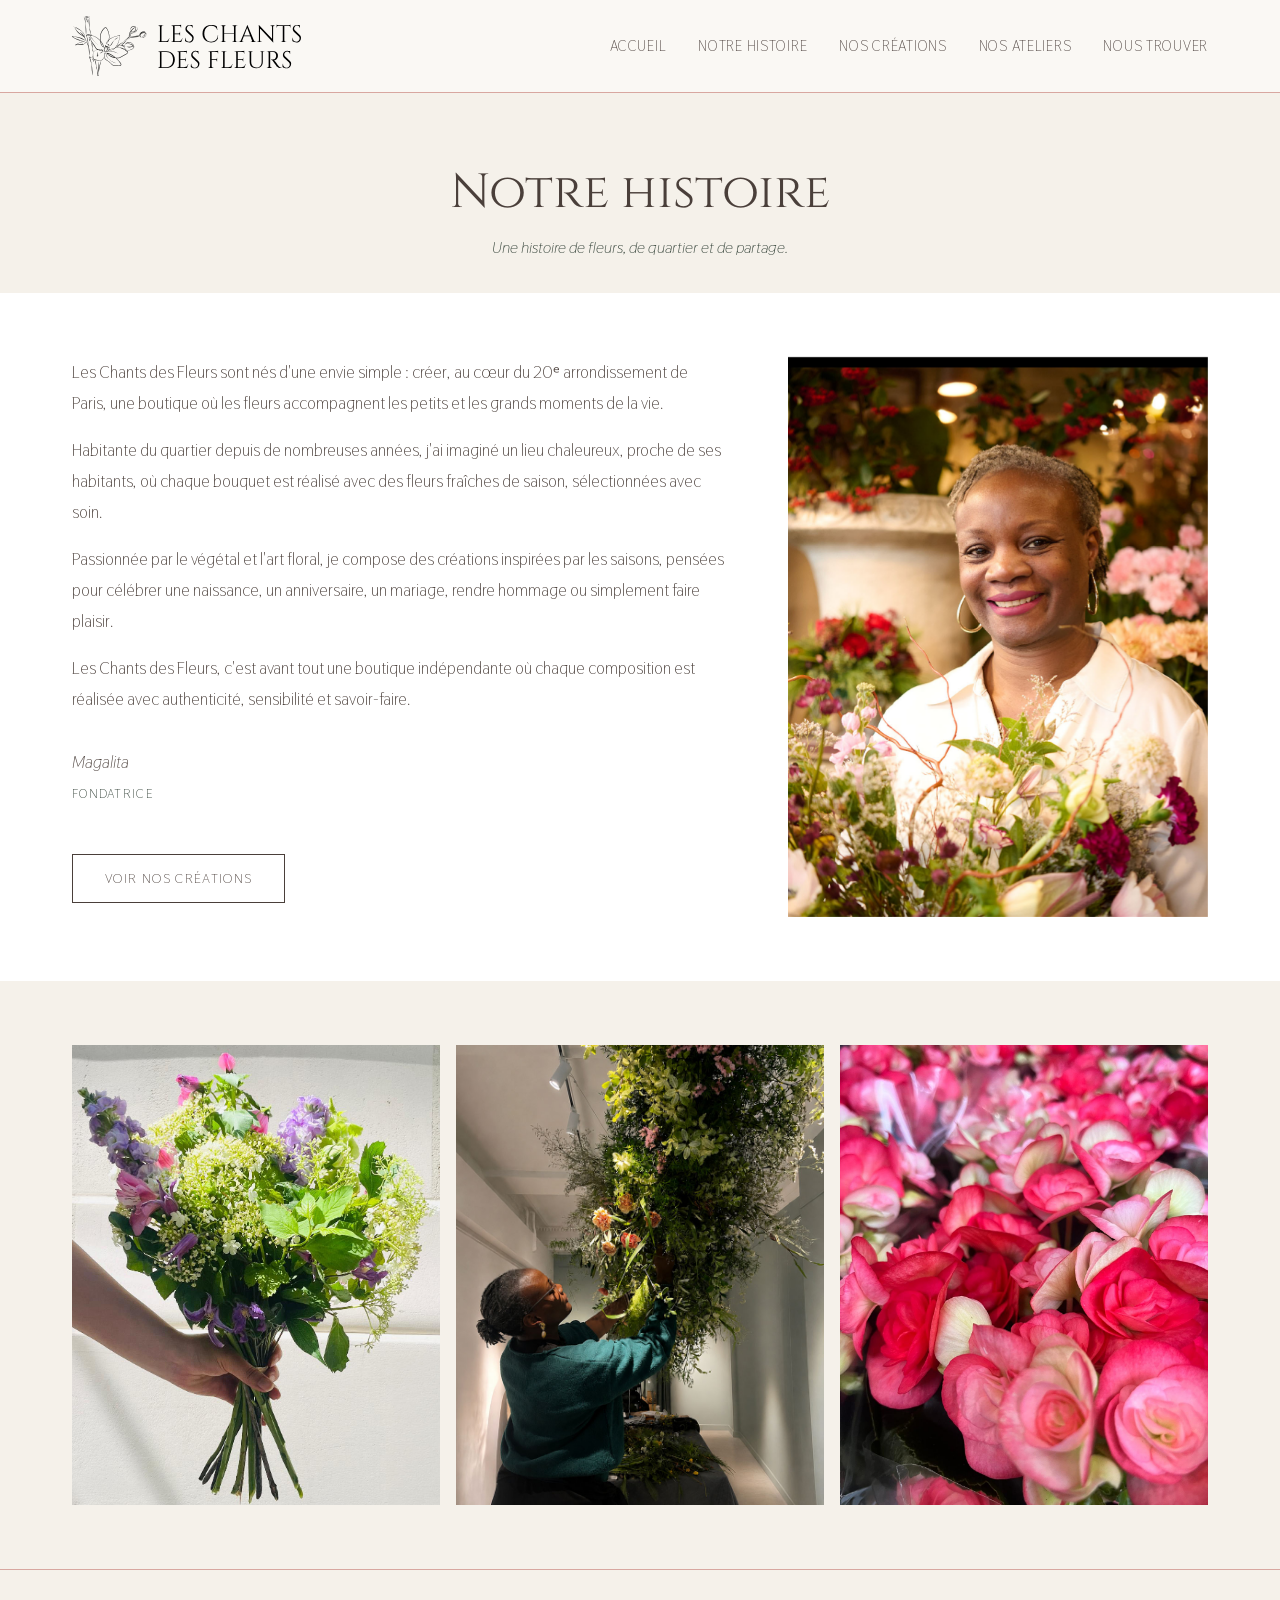
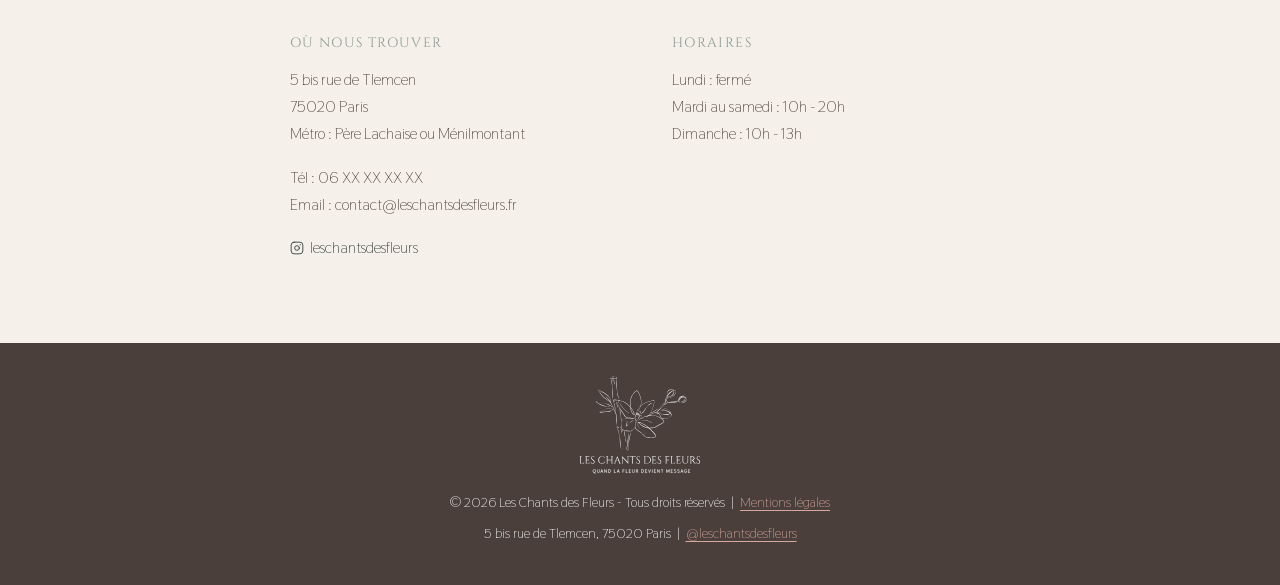
<file: pages/boutique.html>
<!DOCTYPE html>
<html lang="fr">
<head>
  <meta charset="UTF-8" />
  <meta name="viewport" content="width=device-width, initial-scale=1.0" />
  <meta name="description" content="L'histoire de Magalita Bonhomme Nguyen, fleuriste artisanale au Père-Lachaise. Une boutique indépendante dédiée aux fleurs fraîches de saison dans le 20e arrondissement de Paris." />
  <title>Notre histoire — Les Chants des Fleurs, fleuriste Paris 20e</title>

  <!-- Open Graph -->
  <meta property="og:type" content="website" />
  <meta property="og:site_name" content="Les Chants des Fleurs" />
  <meta property="og:locale" content="fr_FR" />
  <meta property="og:title" content="Notre histoire — Les Chants des Fleurs, fleuriste Paris 20e" />
  <meta property="og:description" content="L'histoire de Magalita Bonhomme Nguyen, fleuriste artisanale au Père-Lachaise. Une boutique indépendante dédiée aux fleurs fraîches de saison." />
  <meta property="og:url" content="https://leschantsdesfleurs.fr/pages/boutique.html" />
  <meta property="og:image" content="https://leschantsdesfleurs.fr/assets/images/produits/fondatrice.jpg" />

  <link rel="icon" type="image/svg+xml" href="../assets/images/logo/logo-dessin.svg" />
  <link rel="icon" type="image/png" sizes="32x32" href="../assets/images/logo/favicon-32x32.png" />
  <link rel="stylesheet" href="../assets/css/style.css" />
  <style>
    /* ================================================
       Page boutique — styles spécifiques
       ================================================ */
    .page-hero {
      padding: calc(var(--spacing-xl) * 2 + var(--spacing-l)) 0 var(--spacing-m);
      text-align: center;
      background: var(--color-bg);
    }

    .page-hero__ornement {
      height: 56px;
      width: auto;
      opacity: 0.3;
      margin: 0 auto var(--spacing-m);
      display: block;
    }

    .page-hero__titre {
      font-size: clamp(1.8rem, 4vw, 3rem);
      color: var(--color-primary);
      margin-bottom: var(--spacing-m);
    }

    .page-hero__sous-titre {
      color: var(--color-text-light);
      font-style: italic;
      font-size: 1rem;
    }

    /* ================================================
       Section lettre de Magalita
       ================================================ */
    .section--lettre {
      background: white;
    }

    .lettre__grid {
      display: grid;
      grid-template-columns: 1fr 420px;
      gap: var(--spacing-xl);
      align-items: start;
    }

    .lettre__texte p {
      font-size: 1.05rem;
      line-height: 1.85;
      color: var(--color-text);
    }

    .lettre__texte p:last-child {
      margin-bottom: 0;
    }

    .lettre__signature {
      font-family: var(--font-title);
      font-size: 1.1rem;
      color: var(--color-secondary);
      margin-top: var(--spacing-l);
      font-style: italic;
    }

    .lettre__signature--body {
      font-family: var(--font-body);
      font-size: 1rem;
      letter-spacing: 0;
      text-transform: none;
      color: var(--color-text);
      font-style: italic;
    }

    .lettre__signature span {
      display: block;
      font-family: var(--font-body);
      font-style: normal;
      font-size: 0.8rem;
      letter-spacing: 0.1em;
      text-transform: uppercase;
      color: var(--color-text-light);
      margin-top: 0.25rem;
    }

    .lettre__portrait {
      position: sticky;
      top: 100px;
    }

    .lettre__portrait img {
      width: 100%;
      aspect-ratio: 3/4;
      object-fit: cover;
      object-position: top;
    }

    /* ================================================
       Galerie photos
       ================================================ */
    .section--galerie {
      background: var(--color-bg);
    }

    .galerie__grid {
      display: grid;
      grid-template-columns: repeat(3, 1fr);
      gap: var(--spacing-m);
    }

    .galerie__item img {
      width: 100%;
      aspect-ratio: 4/5;
      object-fit: cover;
      object-position: center;
      display: block;
      transition: transform 0.6s ease, opacity 0.3s;
    }

    .galerie__item:hover img {
      transform: scale(1.02);
      opacity: 0.92;
    }

    /* ================================================
       CTA retour accueil
       ================================================ */
    .section--retour {
      text-align: center;
      padding: var(--spacing-xl) 0;
      background: white;
    }

    .section--retour p {
      color: var(--color-text-light);
      font-style: italic;
      margin-bottom: var(--spacing-l);
    }

    /* ================================================
       Responsive
       ================================================ */
    @media (max-width: 768px) {
      .page-hero {
        padding: calc(var(--spacing-l) + 70px) 0 var(--spacing-s);
      }

      .lettre__grid {
        grid-template-columns: 1fr;
      }

      .lettre__portrait {
        position: static;
        order: -1;
      }

      .lettre__portrait img {
        aspect-ratio: 4/3;
        object-position: 50% 15%;
      }

      .galerie__grid {
        grid-template-columns: 1fr 1fr;
      }

      .galerie__grid .galerie__item:last-child {
        grid-column: 1 / -1;
        max-width: 420px;
        margin: 0 auto;
      }
    }
  </style>
</head>
<body>

  <!-- Navigation -->
  <nav class="nav">
    <div class="nav__inner">
      <a href="../index.html" class="nav__logo">
        <img src="../assets/images/logo/logo-header.svg" alt="Les Chants des Fleurs" class="nav__logo-img" />
      </a>
      <button class="nav__burger" aria-label="Menu" aria-expanded="false">
        <span></span><span></span><span></span>
      </button>
      <ul class="nav__links">
        <li><a href="../index.html">Accueil</a></li>
        <li><a href="../pages/boutique.html">Notre histoire</a></li>
        <li><a href="../pages/nos-creations.html">Nos créations</a></li>
        <li><a href="../pages/ateliers.html">Nos ateliers</a></li>
        <li><a href="../index.html#plan">Nous trouver</a></li>
      </ul>
    </div>
  </nav>

  <!-- En-tête de page -->
  <section class="page-hero">
    <div class="container">
      <h1 class="page-hero__titre">Notre histoire</h1>
      <p class="page-hero__sous-titre">Une histoire de fleurs, de quartier et de partage.</p>
    </div>
  </section>

  <!-- Lettre de Magalita -->
  <section class="section--lettre">
    <div class="container">
      <div class="lettre__grid">

        <div class="lettre__texte">
          <p>Les Chants des Fleurs sont nés d'une envie simple : créer, au cœur du 20ᵉ arrondissement de Paris, une boutique où les fleurs accompagnent les petits et les grands moments de la vie.</p>
          <p>Habitante du quartier depuis de nombreuses années, j'ai imaginé un lieu chaleureux, proche de ses habitants, où chaque bouquet est réalisé avec des fleurs fraîches de saison, sélectionnées avec soin.</p>
          <p>Passionnée par le végétal et l'art floral, je compose des créations inspirées par les saisons, pensées pour célébrer une naissance, un anniversaire, un mariage, rendre hommage ou simplement faire plaisir.</p>
          <p>Les Chants des Fleurs, c'est avant tout une boutique indépendante où chaque composition est réalisée avec authenticité, sensibilité et savoir-faire.</p>
          <p class="lettre__signature lettre__signature--body">Magalita<span>Fondatrice</span></p>
          <a href="../pages/nos-creations.html" class="btn btn--outline" style="margin-top: var(--spacing-l); display: inline-block;">Voir nos créations</a>
        </div>

        <div class="lettre__portrait">
          <img loading="lazy" src="../assets/images/produits/fondatrice.jpg" alt="Magalita Bonhomme Nguyen, fondatrice des Chants des Fleurs" />
        </div>

      </div>
    </div>
  </section>

  <!-- Galerie photos -->
  <section class="section--galerie">
    <div class="container">
      <div class="galerie__grid">
        <div class="galerie__item">
          <img loading="lazy" src="../assets/images/produits/Bouquet page la boutique.jpg" alt="Créations florales Les Chants des Fleurs" />
        </div>
        <div class="galerie__item">
          <img loading="lazy" src="../assets/images/produits/Portrait mag1.JPG" alt="Magalita Bonhomme Nguyen" />
        </div>
        <div class="galerie__item">
          <img loading="lazy" src="../assets/images/produits/petales.jpg" alt="Pétales" />
        </div>
      </div>
    </div>
  </section>

  <!-- Informations pratiques -->
  <section style="padding: var(--spacing-xl) 0; border-top: 1px solid var(--color-accent);">
    <div class="container">
      <div class="infos-pratiques__grid">
        <div>
          <h3>Où nous trouver</h3>
          <p>
            5 bis rue de Tlemcen<br />
            75020 Paris<br />
            Métro : Père Lachaise ou Ménilmontant
          </p>
          <p>
            Tél : 06 XX XX XX XX<br />
            Email : contact@leschantsdesfleurs.fr
          </p>
          <p>
            <a href="https://instagram.com/leschantsdesfleurs" target="_blank" rel="noopener" class="instagram__link">
              <svg xmlns="http://www.w3.org/2000/svg" width="14" height="14" viewBox="0 0 24 24" fill="none" stroke="currentColor" stroke-width="1.5" stroke-linecap="round" stroke-linejoin="round" aria-hidden="true">
                <rect x="2" y="2" width="20" height="20" rx="5" ry="5"/>
                <circle cx="12" cy="12" r="4"/>
                <circle cx="17.5" cy="6.5" r="1" fill="currentColor" stroke="none"/>
              </svg>leschantsdesfleurs
            </a>
          </p>
        </div>
        <div>
          <h3>Horaires</h3>
          <p>
            Lundi : fermé<br />
            Mardi au samedi : 10h - 20h<br />
            Dimanche : 10h - 13h
          </p>
        </div>
      </div>
    </div>
  </section>

  <!-- Footer -->
  <footer class="footer">
    <img src="../assets/images/logo/logo-blanc.svg" alt="Les Chants des Fleurs" class="footer__logo" />
    <p>&copy; 2026 Les Chants des Fleurs - Tous droits réservés &nbsp;|&nbsp; <a href="../pages/mentions-legales.html">Mentions légales</a></p>
    <p>5 bis rue de Tlemcen, 75020 Paris &nbsp;|&nbsp; <a href="https://instagram.com/leschantsdesfleurs" target="_blank" rel="noopener">@leschantsdesfleurs</a></p>
  </footer>

  <script src="../assets/js/main.js"></script>
</body>
</html>
</file>
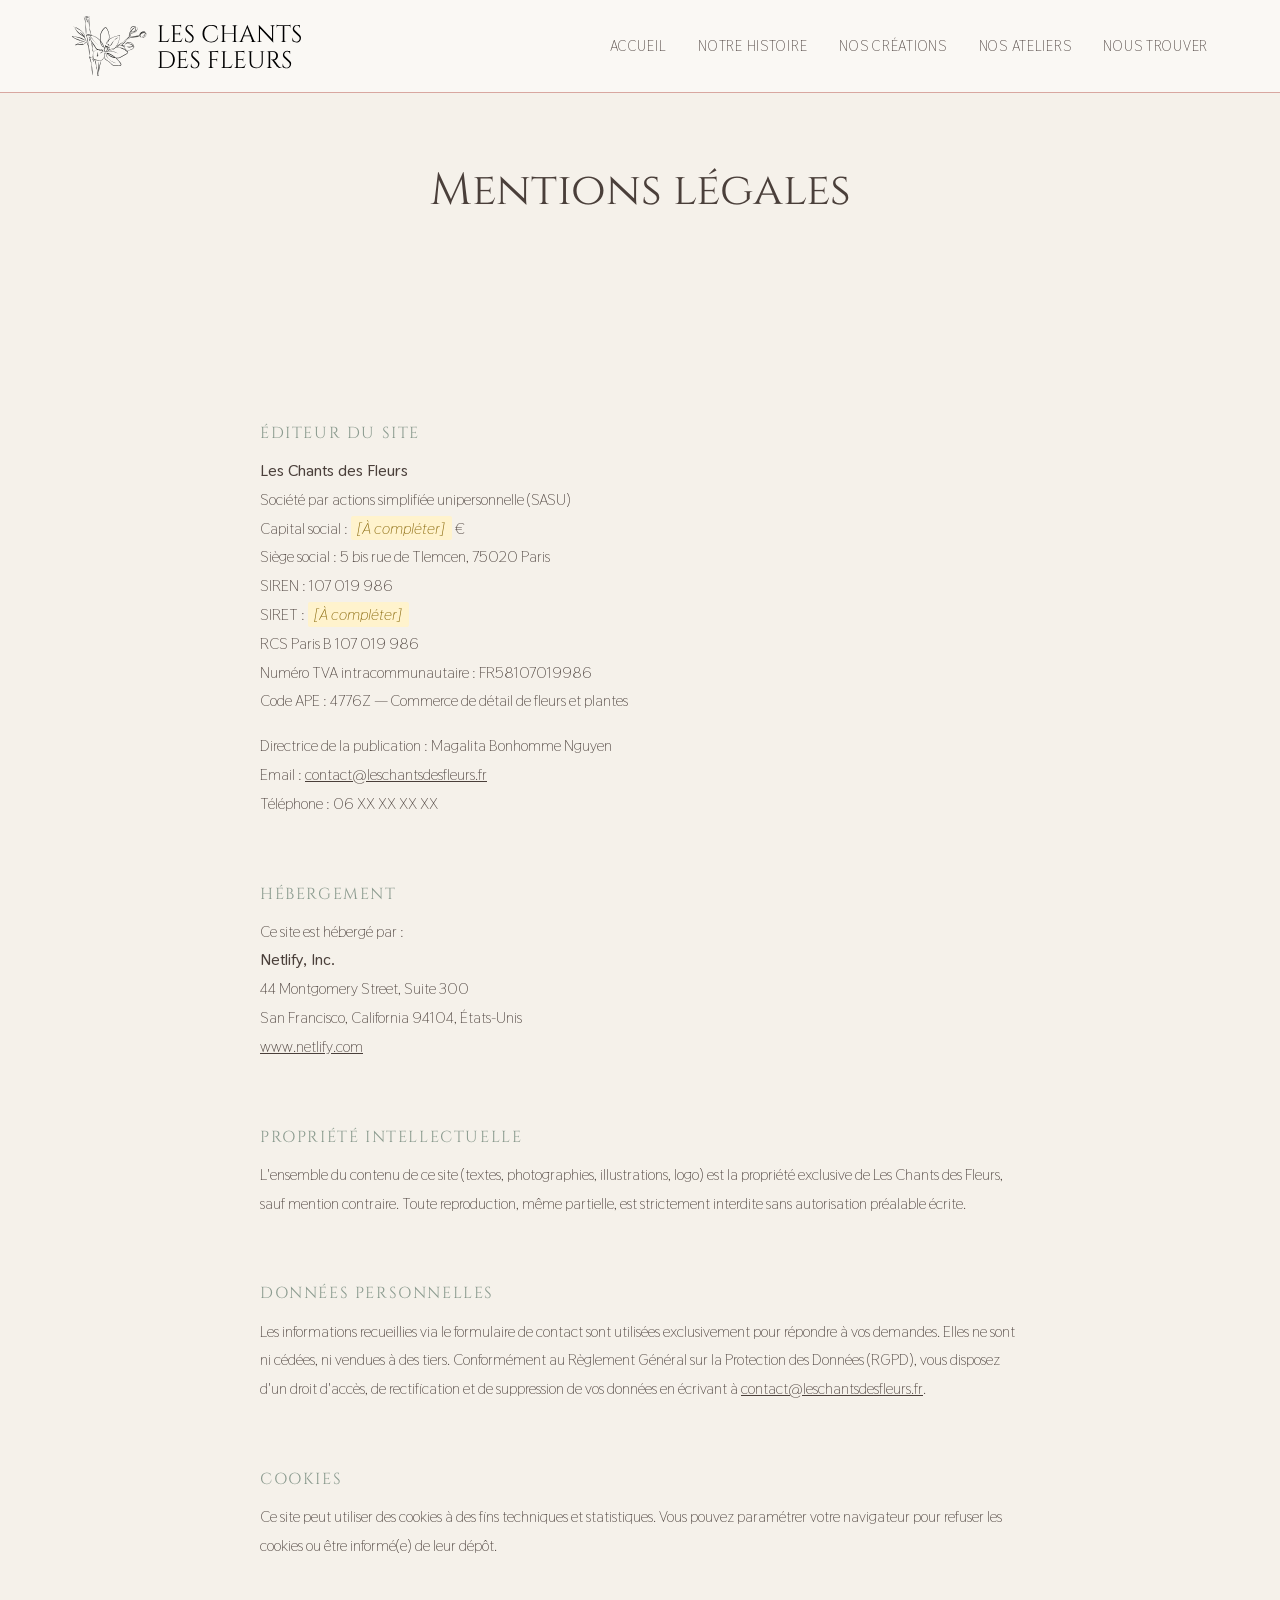
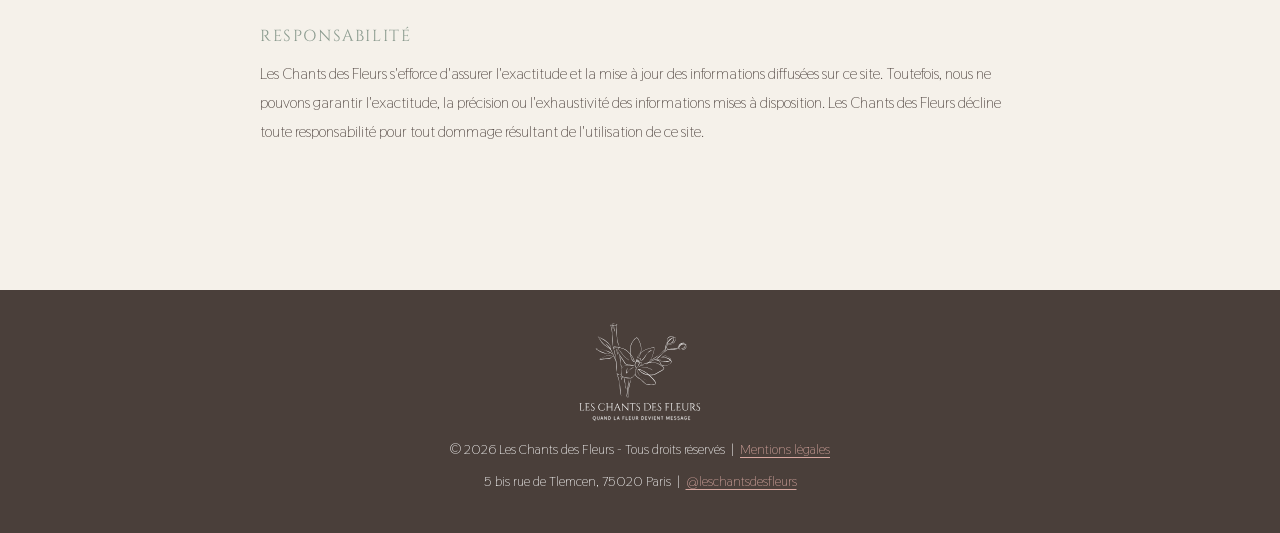
<file: pages/mentions-legales.html>
<!DOCTYPE html>
<html lang="fr">
<head>
  <meta charset="UTF-8" />
  <meta name="viewport" content="width=device-width, initial-scale=1.0" />
  <meta name="description" content="Mentions légales — Les Chants des Fleurs" />
  <meta name="robots" content="noindex, nofollow" />
  <title>Mentions légales — Les Chants des Fleurs</title>

  <link rel="icon" type="image/svg+xml" href="../assets/images/logo/logo-dessin.svg" />
  <link rel="icon" type="image/png" sizes="32x32" href="../assets/images/logo/favicon-32x32.png" />
  <link rel="stylesheet" href="../assets/css/style.css" />
  <style>
    .page-hero {
      padding: calc(var(--spacing-xl) * 2 + var(--spacing-l)) 0 var(--spacing-m);
      min-height: 200px;
      text-align: center;
      background: var(--color-bg);
    }

    .page-hero__titre {
      font-size: clamp(1.8rem, 4vw, 2.8rem);
      color: var(--color-primary);
    }

    .mentions__contenu {
      padding: var(--spacing-xl) 0;
      max-width: 760px;
      margin: 0 auto;
    }

    .mentions__contenu h2 {
      font-family: var(--font-title);
      font-size: 1rem;
      letter-spacing: 0.1em;
      text-transform: uppercase;
      color: var(--color-secondary);
      margin-top: var(--spacing-xl);
      margin-bottom: var(--spacing-m);
    }

    .mentions__contenu p {
      color: var(--color-text);
      line-height: 1.8;
      margin-bottom: var(--spacing-m);
    }

    .mentions__contenu a {
      color: var(--color-primary);
      text-decoration: underline;
    }

    .placeholder {
      background: #FFF3CD;
      padding: 0.1em 0.4em;
      border-radius: 2px;
      font-style: italic;
      color: #856404;
    }
  </style>
</head>
<body>

  <!-- Navigation -->
  <nav class="nav">
    <div class="nav__inner">
      <a href="../index.html" class="nav__logo">
        <img src="../assets/images/logo/logo-header.svg" alt="Les Chants des Fleurs" class="nav__logo-img" />
      </a>
      <button class="nav__burger" aria-label="Menu" aria-expanded="false">
        <span></span><span></span><span></span>
      </button>
      <ul class="nav__links">
        <li><a href="../index.html">Accueil</a></li>
        <li><a href="../pages/boutique.html">Notre histoire</a></li>
        <li><a href="../pages/nos-creations.html">Nos créations</a></li>
        <li><a href="../pages/ateliers.html">Nos ateliers</a></li>
        <li><a href="../index.html#plan">Nous trouver</a></li>
      </ul>
    </div>
  </nav>

  <!-- En-tête -->
  <section class="page-hero">
    <div class="container">
      <h1 class="page-hero__titre">Mentions légales</h1>
    </div>
  </section>

  <!-- Contenu -->
  <section>
    <div class="container">
      <div class="mentions__contenu">

        <h2>Éditeur du site</h2>
        <p>
          <strong>Les Chants des Fleurs</strong><br />
          Société par actions simplifiée unipersonnelle (SASU)<br />
          Capital social : <span class="placeholder">[À compléter]</span> €<br />
          Siège social : 5 bis rue de Tlemcen, 75020 Paris<br />
          SIREN : 107 019 986<br />
          SIRET : <span class="placeholder">[À compléter]</span><br />
          RCS Paris B 107 019 986<br />
          Numéro TVA intracommunautaire : FR58107019986<br />
          Code APE : 4776Z — Commerce de détail de fleurs et plantes
        </p>
        <p>
          Directrice de la publication : Magalita Bonhomme Nguyen<br />
          Email : <a href="mailto:contact@leschantsdesfleurs.fr">contact@leschantsdesfleurs.fr</a><br />
          Téléphone : 06 XX XX XX XX
        </p>

        <h2>Hébergement</h2>
        <p>
          Ce site est hébergé par :<br />
          <strong>Netlify, Inc.</strong><br />
          44 Montgomery Street, Suite 300<br />
          San Francisco, California 94104, États-Unis<br />
          <a href="https://www.netlify.com" target="_blank" rel="noopener">www.netlify.com</a>
        </p>

        <h2>Propriété intellectuelle</h2>
        <p>
          L'ensemble du contenu de ce site (textes, photographies, illustrations, logo) est la propriété exclusive de Les Chants des Fleurs, sauf mention contraire. Toute reproduction, même partielle, est strictement interdite sans autorisation préalable écrite.
        </p>

        <h2>Données personnelles</h2>
        <p>
          Les informations recueillies via le formulaire de contact sont utilisées exclusivement pour répondre à vos demandes. Elles ne sont ni cédées, ni vendues à des tiers. Conformément au Règlement Général sur la Protection des Données (RGPD), vous disposez d'un droit d'accès, de rectification et de suppression de vos données en écrivant à <a href="mailto:contact@leschantsdesfleurs.fr">contact@leschantsdesfleurs.fr</a>.
        </p>

        <h2>Cookies</h2>
        <p>
          Ce site peut utiliser des cookies à des fins techniques et statistiques. Vous pouvez paramétrer votre navigateur pour refuser les cookies ou être informé(e) de leur dépôt.
        </p>

        <h2>Responsabilité</h2>
        <p>
          Les Chants des Fleurs s'efforce d'assurer l'exactitude et la mise à jour des informations diffusées sur ce site. Toutefois, nous ne pouvons garantir l'exactitude, la précision ou l'exhaustivité des informations mises à disposition. Les Chants des Fleurs décline toute responsabilité pour tout dommage résultant de l'utilisation de ce site.
        </p>

      </div>
    </div>
  </section>

  <!-- Footer -->
  <footer class="footer">
    <img src="../assets/images/logo/logo-blanc.svg" alt="Les Chants des Fleurs" class="footer__logo" />
    <p>&copy; 2026 Les Chants des Fleurs - Tous droits réservés &nbsp;|&nbsp; <a href="../pages/mentions-legales.html">Mentions légales</a></p>
    <p>5 bis rue de Tlemcen, 75020 Paris &nbsp;|&nbsp; <a href="https://instagram.com/leschantsdesfleurs" target="_blank" rel="noopener">@leschantsdesfleurs</a></p>
  </footer>

  <script src="../assets/js/main.js"></script>
</body>
</html>
</file>
<file: assets/css/style.css>
/* ================================================
   Polices locales
   ================================================ */
@font-face {
  font-family: 'Cinzel';
  src: url('../fonts/Cinzel-Regular.woff2') format('woff2'),
       url('../fonts/Cinzel-Regular.otf') format('opentype');
  font-weight: 400;
  font-style: normal;
  font-display: swap;
}
@font-face {
  font-family: 'Cinzel';
  src: url('../fonts/Cinzel-Bold.woff2') format('woff2'),
       url('../fonts/Cinzel-Bold.otf') format('opentype');
  font-weight: 700;
  font-style: normal;
  font-display: swap;
}
@font-face {
  font-family: 'Cinzel';
  src: url('../fonts/Cinzel-Black.woff2') format('woff2'),
       url('../fonts/Cinzel-Black.otf') format('opentype');
  font-weight: 900;
  font-style: normal;
  font-display: swap;
}
@font-face {
  font-family: 'Thasadith';
  src: url('../fonts/Thasadith-Regular.woff2') format('woff2'),
       url('../fonts/Thasadith-Regular.ttf') format('truetype');
  font-weight: 400;
  font-style: normal;
  font-display: swap;
}
@font-face {
  font-family: 'Thasadith';
  src: url('../fonts/Thasadith-Italic.woff2') format('woff2'),
       url('../fonts/Thasadith-Italic.ttf') format('truetype');
  font-weight: 400;
  font-style: italic;
  font-display: swap;
}
@font-face {
  font-family: 'Thasadith';
  src: url('../fonts/Thasadith-Bold.woff2') format('woff2'),
       url('../fonts/Thasadith-Bold.ttf') format('truetype');
  font-weight: 700;
  font-style: normal;
  font-display: swap;
}
@font-face {
  font-family: 'Thasadith';
  src: url('../fonts/Thasadith-BoldItalic.woff2') format('woff2'),
       url('../fonts/Thasadith-BoldItalic.ttf') format('truetype');
  font-weight: 700;
  font-style: italic;
  font-display: swap;
}

/* ================================================
   Variables - charte graphique Les Chants des Fleurs
   ================================================ */
:root {
  --color-primary: #4A3F3A;    /* Brun encre */
  --color-secondary: #8A9A8E;  /* Vert sauge */
  --color-accent: #D8A7A0;     /* Vieux rose */
  --color-bg: #F5F1EA;         /* Beige papier */
  --color-text: #4A3F3A;
  --color-text-light: #2E3D33;

  --font-title: 'Cinzel', Georgia, serif;
  --font-body: 'Thasadith', Arial, sans-serif;

  --max-width: 1200px;
  --spacing-s: 0.5rem;
  --spacing-m: 1rem;
  --spacing-l: 2rem;
  --spacing-xl: 4rem;
}

/* ================================================
   Reset & base
   ================================================ */
*, *::before, *::after {
  box-sizing: border-box;
  margin: 0;
  padding: 0;
}

html {
  scroll-behavior: smooth;
}

body {
  background-color: var(--color-bg);
  color: var(--color-text);
  font-family: var(--font-body);
  font-size: 1rem;
  line-height: 1.7;
}

img {
  max-width: 100%;
  display: block;
}

a {
  color: inherit;
  text-decoration: none;
}

/* ================================================
   Typographie
   ================================================ */
h1, h2, h3, h4 {
  font-family: var(--font-title);
  font-weight: 400;
  line-height: 1.2;
}

h1 { font-size: clamp(1.8rem, 4vw, 2.8rem); }
h2 { font-size: clamp(1.5rem, 3vw, 2.5rem); }
h3 { font-size: 1.25rem; }

p { margin-bottom: var(--spacing-m); }

/* ================================================
   Layout
   ================================================ */
.container {
  max-width: var(--max-width);
  margin: 0 auto;
  padding: 0 var(--spacing-l);
}

section {
  padding: var(--spacing-xl) 0;
}

/* ================================================
   Navigation
   ================================================ */
.nav {
  position: fixed;
  top: 0;
  width: 100%;
  z-index: 100;
  background: rgba(250, 248, 245, 0.95);
  backdrop-filter: blur(8px);
  border-bottom: 1px solid var(--color-accent);
}

.nav__inner {
  display: flex;
  align-items: center;
  justify-content: space-between;
  padding: var(--spacing-m) var(--spacing-l);
  max-width: var(--max-width);
  margin: 0 auto;
}

.nav__logo {
  display: flex;
  align-items: center;
}

.nav__logo-img {
  height: 60px;
  width: auto;
}

.nav__links {
  display: flex;
  gap: var(--spacing-l);
  list-style: none;
}

.nav__links a {
  font-size: 0.9rem;
  letter-spacing: 0.05em;
  text-transform: uppercase;
  transition: color 0.2s;
}

.nav__links a:hover {
  color: var(--color-primary);
}

/* ================================================
   Hero
   ================================================ */
.hero {
  height: 65vh;
  padding: 80px 0 0;
  display: flex;
  align-items: center;
  justify-content: center;
  text-align: center;
  background-color: var(--color-primary);
  background-image: url('../images/hero/hero2.webp');
  background-image: image-set(
    url('../images/hero/hero2.webp') type('image/webp'),
    url('../images/hero/hero2.jpg') type('image/jpeg')
  );
  background-size: cover;
  background-position: center;
  position: relative;
}

.hero::before {
  content: '';
  position: absolute;
  inset: 0;
  background: rgba(74, 63, 58, 0.45);
}

.hero__content {
  position: relative;
  max-width: 700px;
  padding: var(--spacing-l);
}

.hero__title {
  margin-bottom: var(--spacing-m);
  color: white;
}

.hero__subtitle {
  font-size: 1.1rem;
  color: white;
  margin-bottom: var(--spacing-l);
}

/* ================================================
   Boutons
   ================================================ */
.btn {
  display: inline-block;
  padding: 0.75rem 2rem;
  border: 1px solid currentColor;
  font-size: 0.85rem;
  letter-spacing: 0.1em;
  text-transform: uppercase;
  cursor: pointer;
  transition: background 0.2s, color 0.2s;
}

.btn--primary {
  background: var(--color-secondary);
  color: white;
  border-color: var(--color-secondary);
}

.btn--primary:hover {
  background: transparent;
  color: var(--color-secondary);
}

.btn--outline {
  background: transparent;
  color: var(--color-primary);
  border-color: var(--color-primary);
}

.btn--outline:hover {
  background: var(--color-primary);
  color: white;
}

/* ================================================
   Utilitaires sections
   ================================================ */
.section--beige {
  background: var(--color-bg);
}

/* ================================================
   Section intro
   ================================================ */
.intro {
  text-align: center;
  max-width: 700px;
  margin: 0 auto;
}

.intro h2 {
  margin-bottom: var(--spacing-m);
  color: var(--color-primary);
}

/* ================================================
   Section boutique / fondatrice
   ================================================ */
#boutique {
  padding: var(--spacing-l) 0;
}

.boutique__grid {
  display: grid;
  grid-template-columns: 3fr 2fr;
  gap: var(--spacing-l);
  align-items: center;
}

.boutique__ornement {
  height: 64px;
  width: auto;
  opacity: 1;
  margin-bottom: var(--spacing-m);
  display: block;
}

.boutique__texte h2 {
  margin-bottom: var(--spacing-m);
  color: var(--color-primary);
}

.boutique__signature {
  font-family: var(--font-title);
  font-size: 0.95rem;
  color: var(--color-secondary);
  margin: var(--spacing-m) 0;
  font-style: italic;
}

.boutique__signature span {
  font-family: var(--font-body);
  font-style: normal;
  font-size: 0.85rem;
  letter-spacing: 0.08em;
  text-transform: uppercase;
  color: var(--color-text-light);
}

.boutique__photo img {
  width: 100%;
  max-height: 480px;
  aspect-ratio: 4/5;
  object-fit: cover;
  object-position: top;
}

/* ================================================
   Grille générique (ateliers uniquement)
   ================================================ */
.grid--3 {
  display: grid;
  grid-template-columns: repeat(auto-fit, minmax(280px, 1fr));
  gap: var(--spacing-l);
}

/* ================================================
   Section Nos Créations — Grille 3+2
   ================================================ */
.section--creations {
  padding: var(--spacing-xl) 0;
  background: white;
}

.creations__header {
  text-align: center;
  max-width: 580px;
  margin: 0 auto var(--spacing-xl);
}

.creations__header h2 {
  color: var(--color-primary);
  margin-bottom: var(--spacing-m);
}

.creations__intro {
  color: var(--color-text-light);
  font-style: italic;
  margin: 0;
}

/* Grille 2x2 */
.creations__grid {
  display: grid;
  grid-template-columns: repeat(2, 1fr);
  gap: var(--spacing-xl) var(--spacing-l);
}

.creation-thumb {
  display: block;
  text-decoration: none;
  color: inherit;
  cursor: pointer;
}

.creation-thumb__figure {
  margin: 0;
  overflow: hidden;
}

.creation-thumb__figure img {
  width: 100%;
  aspect-ratio: 1;
  object-fit: cover;
  display: block;
  transition: transform 0.6s ease;
}

.creation-thumb:hover .creation-thumb__figure img {
  transform: scale(1.04);
}

.creation-thumb__label {
  display: flex;
  align-items: flex-start;
  gap: var(--spacing-m);
  padding: var(--spacing-m) 0 0;
}

.creation-thumb__text {
  display: flex;
  flex-direction: column;
  gap: 0.35rem;
}

.creation-thumb__desc {
  font-size: 1rem;
  color: var(--color-text-light);
  margin: 0;
  line-height: 1.6;
}

.creation-thumb__ornement {
  height: 56px;
  width: auto;
  opacity: 1;
  flex-shrink: 0;
}

.creation-thumb__label h3 {
  font-family: var(--font-title);
  font-size: 1.1rem;
  font-weight: 400;
  color: var(--color-primary);
  letter-spacing: 0.05em;
  margin: 0;
}

/* ================================================
   Ateliers
   ================================================ */
.atelier-card {
  border: 1px solid var(--color-accent);
  text-align: center;
  overflow: hidden;
}

.atelier-card__image {
  width: 100%;
  overflow: hidden;
}

.atelier-card__image img {
  width: 100%;
  display: block;
  object-fit: cover;
  transition: transform 0.6s ease;
}

.atelier-card:hover .atelier-card__image img {
  transform: scale(1.04);
}

/* Cadrage large — vue d'ensemble */
.atelier-card__image--large {
  height: 170px;
}
.atelier-card__image--large img {
  height: 170px;
  object-position: center center;
}

/* Cadrage serré — zoom sur les mains/détail */
.atelier-card__image--serree {
  height: 170px;
}
.atelier-card__image--serree img {
  height: 170px;
  object-position: center 30%;
}

/* Cadrage décentré — composition légèrement décalée */
.atelier-card__image--decentree {
  height: 170px;
}
.atelier-card__image--decentree img {
  height: 170px;
  object-position: left center;
}

.atelier-card h3 {
  font-family: var(--font-title);
  font-size: 1.1rem;
  color: var(--color-primary);
  margin: var(--spacing-l) var(--spacing-l) var(--spacing-m);
}

.atelier-card p {
  color: var(--color-text);
  font-size: 0.9rem;
  padding: 0 var(--spacing-l) var(--spacing-m);
  margin: 0;
}

.atelier-card__cta {
  display: block;
  font-size: 0.78rem;
  letter-spacing: 0.08em;
  text-transform: uppercase;
  color: var(--color-secondary);
  padding: 0 var(--spacing-l) var(--spacing-l);
}

/* ================================================
   Social Wall Instagram — Bande horizontale
   ================================================ */
.section--instagram {
  padding: var(--spacing-xl) 0;
  background: var(--color-bg);
}

.instagram__header {
  text-align: center;
  margin-bottom: var(--spacing-l);
  padding: 0 var(--spacing-l);
}

.instagram__header h2 {
  color: var(--color-primary);
  margin-bottom: var(--spacing-s);
}

.instagram__handle {
  font-size: 0.85rem;
  letter-spacing: 0.1em;
  color: var(--color-secondary);
  transition: color 0.2s;
}

.instagram__handle:hover {
  color: var(--color-primary);
}

.instagram__wall {
  display: flex;
  gap: 6px;
  height: 380px;
  max-width: 1400px;
  margin: 0 auto;
  overflow: hidden;
}

.instagram__post {
  flex: 1;
  overflow: hidden;
}

.instagram__post img {
  width: 100%;
  height: 100%;
  object-fit: cover;
  display: block;
  transition: opacity 0.35s, transform 0.6s;
}

.instagram__post:hover img {
  opacity: 0.88;
  transform: scale(1.03);
}

/* ================================================
   Plan Google Maps
   ================================================ */
.section--map {
  padding: 0;
}

/* ================================================
   Contact
   ================================================ */
#contact {
  padding-top: var(--spacing-l);
}

#contact .intro h2 {
  font-size: clamp(1.1rem, 2.5vw, 1.6rem);
}
.contact__grid {
  display: grid;
  grid-template-columns: 1fr 1fr;
  gap: var(--spacing-xl);
  align-items: start;
}

.contact__info p {
  color: var(--color-text-light);
}

.instagram__link {
  display: inline-flex;
  align-items: center;
  gap: 0.4rem;
  color: var(--color-text-light);
  text-decoration: none;
  transition: color 0.2s;
}

.instagram__link:hover {
  color: var(--color-primary);
}

.instagram__link svg {
  flex-shrink: 0;
}

.form__group {
  margin-bottom: var(--spacing-m);
}

.form__group label {
  display: block;
  font-size: 0.85rem;
  letter-spacing: 0.05em;
  text-transform: uppercase;
  margin-bottom: var(--spacing-s);
}

.form__group select,
.form__group input,
.form__group textarea {
  width: 100%;
  padding: 0.75rem;
  border: 1px solid var(--color-accent);
  background: white;
  font-family: var(--font-body);
  font-size: 1rem;
  color: var(--color-text);
  outline: none;
  transition: border-color 0.2s;
}

.form__group select {
  appearance: none;
  padding-right: 2.5rem;
  background-image: url("data:image/svg+xml,%3Csvg xmlns='http://www.w3.org/2000/svg' width='12' height='8' viewBox='0 0 12 8'%3E%3Cpath d='M1 1l5 5 5-5' stroke='%234A3F3A' stroke-width='1.5' fill='none' stroke-linecap='round'/%3E%3C/svg%3E");
  background-repeat: no-repeat;
  background-position: right 1rem center;
  cursor: pointer;
}

.form__group select:focus,
.form__group input:focus,
.form__group textarea:focus {
  border-color: var(--color-primary);
}

.form__group textarea {
  min-height: 140px;
  resize: vertical;
}

/* ================================================
   Footer
   ================================================ */
.footer {
  background: var(--color-primary);
  color: white;
  text-align: center;
  padding: var(--spacing-l) var(--spacing-l);
  font-size: 0.85rem;
}

.footer__logo {
  height: 100px;
  width: auto;
  margin: 0 auto var(--spacing-m);
}

.footer p {
  margin-bottom: var(--spacing-s);
}

.footer a {
  color: var(--color-accent);
  text-decoration: underline;
  text-underline-offset: 3px;
}

/* ================================================
   Responsive
   ================================================ */
/* Infos pratiques 2 colonnes (home + ateliers) */
.infos-pratiques__grid {
  display: grid;
  grid-template-columns: 1fr 1fr;
  gap: var(--spacing-xl);
  max-width: 700px;
  margin: 0 auto;
}

.infos-pratiques__grid h3 {
  font-family: var(--font-title);
  font-size: 0.85rem;
  letter-spacing: 0.1em;
  text-transform: uppercase;
  color: var(--color-secondary);
  margin-bottom: var(--spacing-m);
}

@media (max-width: 768px) {
  .infos-pratiques__grid {
    grid-template-columns: 1fr;
    gap: var(--spacing-l);
    text-align: center;
  }
}

/* Signature en police de corps (non Cinzel) */
.boutique__signature--body {
  font-family: var(--font-body);
  font-size: 1rem;
  font-style: italic;
  letter-spacing: 0;
  text-transform: none;
}

/* Infos pratiques centrées (home, sans formulaire) */
.contact__info--centered {
  max-width: 400px;
  margin: 0 auto;
  text-align: center;
}

/* ================================================
   Burger menu
   ================================================ */
.nav__burger {
  display: none;
  flex-direction: column;
  gap: 5px;
  background: none;
  border: none;
  cursor: pointer;
  padding: 0.25rem;
}

.nav__burger span {
  display: block;
  width: 24px;
  height: 2px;
  background: var(--color-primary);
  transition: all 0.3s ease;
}

.nav__burger.open span:nth-child(1) {
  transform: translateY(7px) rotate(45deg);
}
.nav__burger.open span:nth-child(2) {
  opacity: 0;
}
.nav__burger.open span:nth-child(3) {
  transform: translateY(-7px) rotate(-45deg);
}

@media (max-width: 768px) {
  .nav__burger {
    display: flex;
  }

  .nav.menu-open {
    height: 100vh;
    background: #F5F1EA;
    backdrop-filter: none;
    display: flex;
    flex-direction: column;
  }

  .nav__links {
    display: none;
    flex-direction: column;
    align-items: center;
    justify-content: center;
    flex: 1;
    gap: var(--spacing-xl);
    list-style: none;
  }

  .nav__links.open {
    display: flex;
  }

  .nav__links a {
    font-size: 1.2rem;
    color: var(--color-primary);
  }

  .nav__inner {
    justify-content: space-between;
  }

  .boutique__grid {
    grid-template-columns: 1fr;
  }

  .boutique__photo {
    order: -1;
  }

  .creations__grid {
    grid-template-columns: 1fr;
  }

  .instagram__wall {
    display: grid;
    grid-template-columns: repeat(3, 1fr);
    height: auto;
  }

  .instagram__post {
    height: 130px;
  }

  .hero {
    height: 55vh;
    align-items: center;
    justify-content: center;
  }

  .hero__content {
    text-align: center;
    width: 100%;
  }

  .section--map {
    padding: 0;
  }

  #contact {
    padding-top: var(--spacing-l);
  }

  #contact .intro h2 {
    font-size: 1.4rem;
  }

  .contact__grid {
    grid-template-columns: 1fr;
  }
}

/* ================================================
   FAQ Accordéon
   ================================================ */
.section--faq {
  background: white;
}

.faq__liste {
  max-width: 700px;
  margin: 0 auto;
}

details.faq__item {
  border-bottom: 1px solid var(--color-accent);
}

details.faq__item:first-child {
  border-top: 1px solid var(--color-accent);
}

details.faq__item summary {
  list-style: none;
  cursor: pointer;
  padding: var(--spacing-l) 0;
  font-family: var(--font-title);
  font-size: 1rem;
  letter-spacing: 0.03em;
  color: var(--color-primary);
  display: flex;
  justify-content: space-between;
  align-items: center;
  gap: var(--spacing-l);
}

details.faq__item summary::-webkit-details-marker {
  display: none;
}

details.faq__item summary::after {
  content: '+';
  font-size: 1.5rem;
  font-weight: 300;
  color: var(--color-secondary);
  flex-shrink: 0;
  transition: transform 0.25s ease;
}

details.faq__item[open] summary::after {
  transform: rotate(45deg);
}

.faq__reponse {
  padding-bottom: var(--spacing-l);
  color: var(--color-text-light);
  line-height: 1.8;
  margin: 0;
}
</file>
